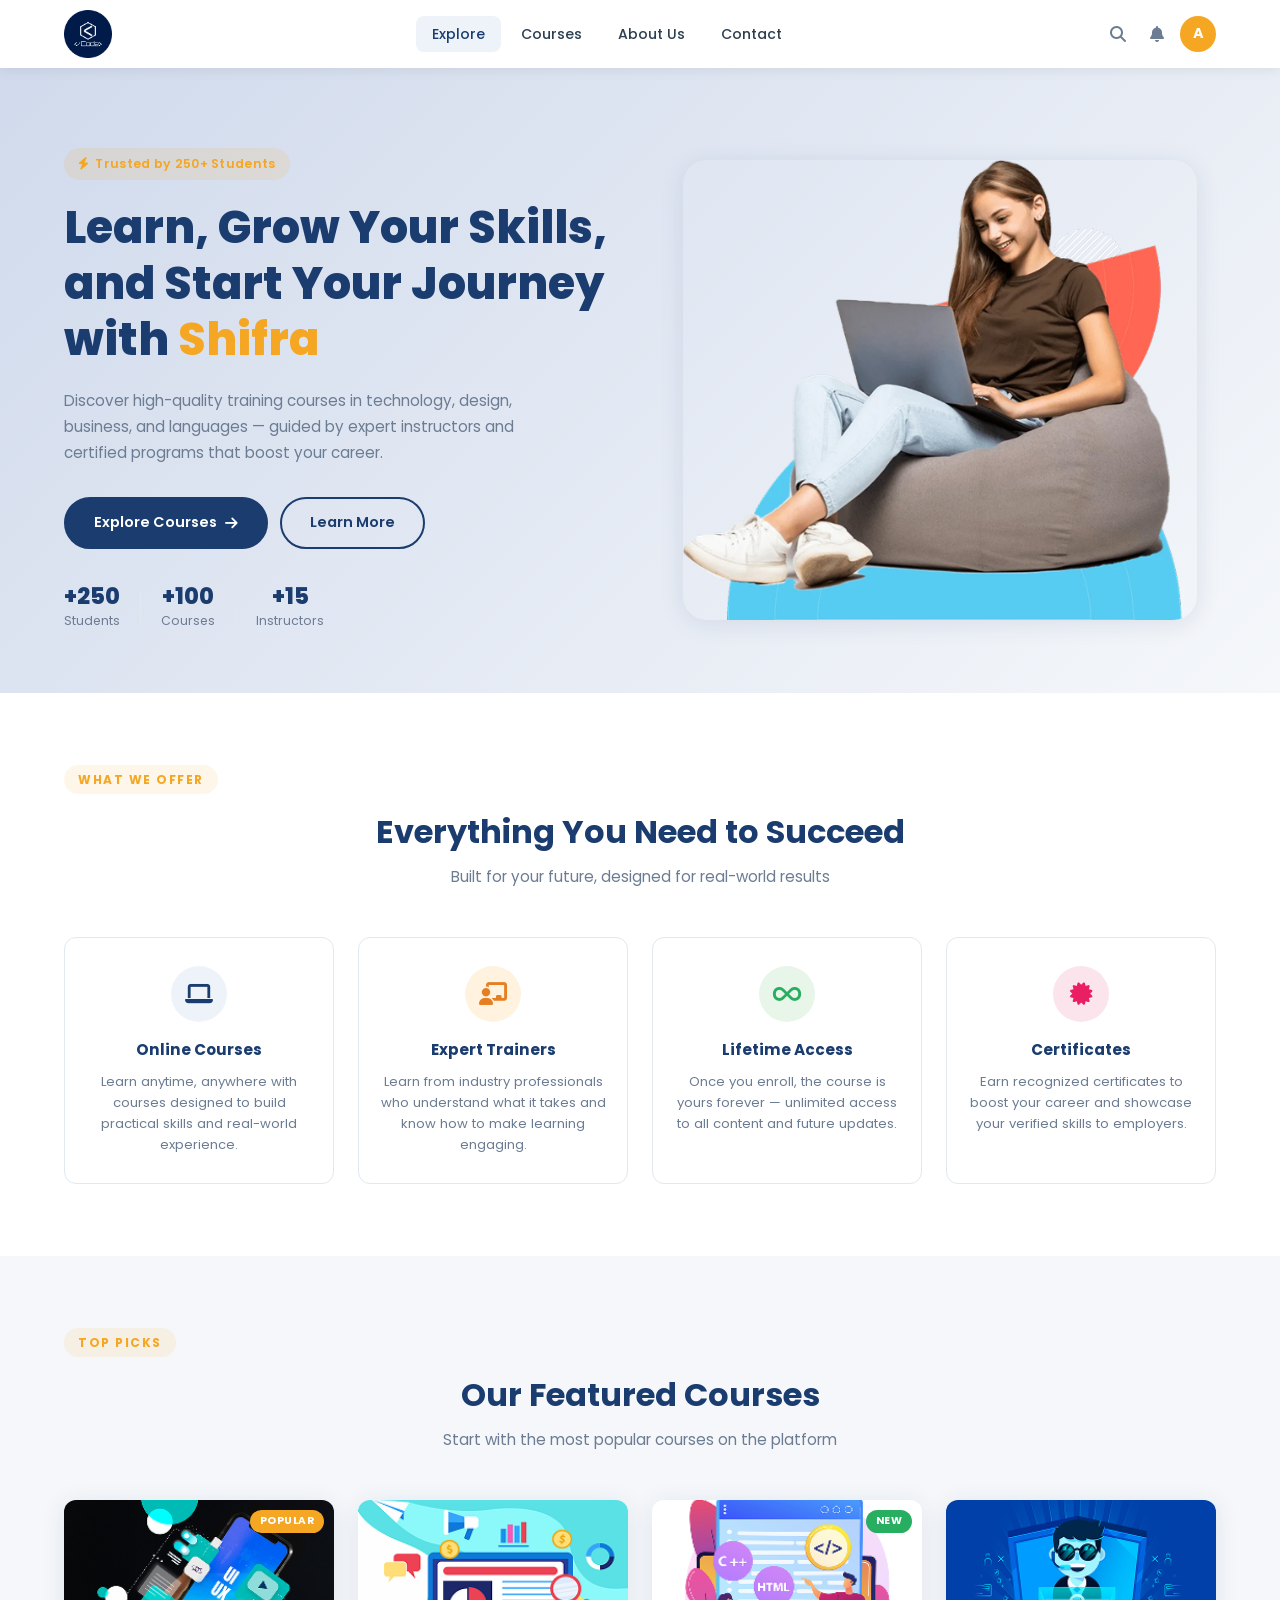
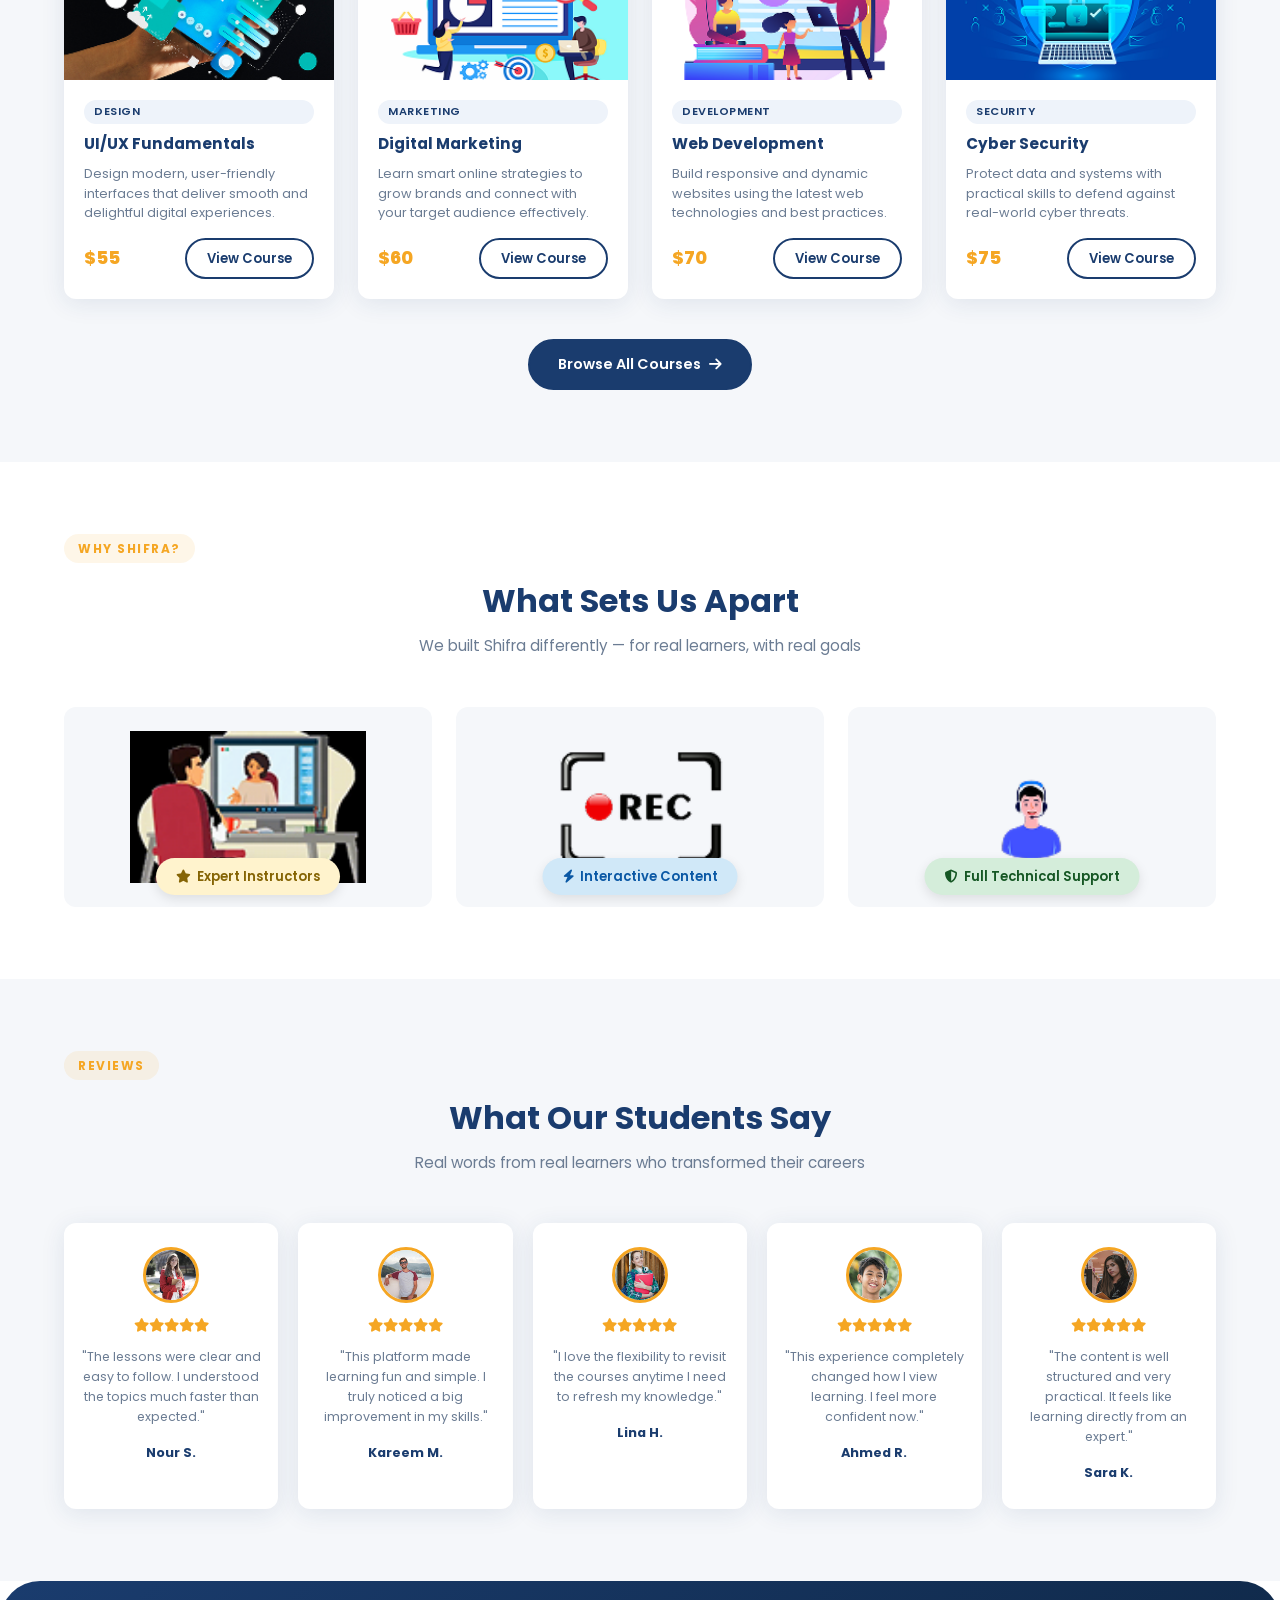
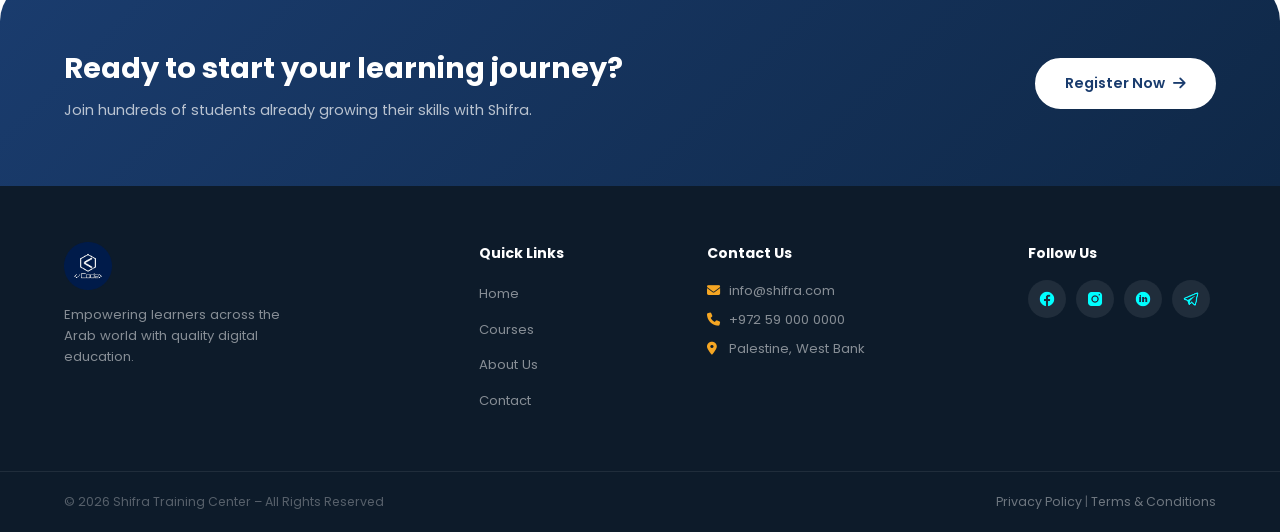
<file: index.html>
<!DOCTYPE html>
<html lang="en" dir="ltr">
<head>
  <meta charset="UTF-8" />
  <meta name="viewport" content="width=device-width, initial-scale=1.0" />
  <title>Shifra – Learn, Grow Your Skills</title>
  <link rel="stylesheet" href="style.css" />
  <link href="https://fonts.googleapis.com/css2?family=Poppins:wght@300;400;500;600;700;800&display=swap" rel="stylesheet"/>
  <link rel="stylesheet" href="https://cdnjs.cloudflare.com/ajax/libs/font-awesome/6.5.0/css/all.min.css"/>
</head>
<body>

  <!-- NAVBAR -->
  <nav class="navbar" id="navbar">
    <div class="container nav-inner">
      <a href="index.html" class="logo">
        <img src="images/logo.png" alt="Shifra Logo" class="logo-icon"/>
      </a>
      <ul class="nav-links" id="navLinks">
        <li><a href="index.html" class="nav-link active">Explore</a></li>
        <li><a href="courses.html" class="nav-link">Courses</a></li>
        <li><a href="about.html" class="nav-link">About Us</a></li>
        <li><a href="contact.html" class="nav-link">Contact</a></li>
      </ul>
      <div class="nav-actions">
        <button class="icon-btn" aria-label="Search"><i class="fa-solid fa-magnifying-glass"></i></button>
        <button class="icon-btn" aria-label="Notifications"><i class="fa-solid fa-bell"></i></button>
        <div class="avatar-btn" title="Profile">A</div>
      </div>
      <button class="hamburger" id="hamburger" aria-label="Toggle menu">
        <span></span><span></span><span></span>
      </button>
    </div>
  </nav>

  <!-- HERO SECTION -->
  <section class="hero">
    <div class="container hero-inner">
      <div class="hero-content">
        <span class="hero-badge"><i class="fa-solid fa-bolt"></i> Trusted by 250+ Students</span>
        <h1 class="hero-title">
          Learn, Grow Your Skills,
          and Start Your Journey
          with <span class="brand-f">Shifra</span>
        </h1>
        <p class="hero-desc">
          Discover high-quality training courses in technology, design,
          business, and languages — guided by expert instructors and
          certified programs that boost your career.
        </p>
        <div class="hero-btns">
          <a href="courses.html" class="btn btn-primary">Explore Courses <i class="fa-solid fa-arrow-right"></i></a>
          <a href="about.html" class="btn btn-ghost">Learn More</a>
        </div>
        <div class="hero-stats">
          <div class="hero-stat"><strong>+250</strong><span>Students</span></div>
          <div class="hero-stat-divider"></div>
          <div class="hero-stat"><strong>+100</strong><span>Courses</span></div>
          <div class="hero-stat-divider"></div>
          <div class="hero-stat"><strong>+15</strong><span>Instructors</span></div>
        </div>
      </div>
      <div class="hero-image">
        <img src="images/hero-student.png" alt="Student learning at Shifra" />
      </div>
    </div>
  </section>

  <!-- WHAT WE OFFER -->
  <section class="section offers">
    <div class="container">
      <span class="section-badge">What We Offer</span>
      <h2 class="section-title">Everything You Need to Succeed</h2>
      <p class="section-subtitle">Built for your future, designed for real-world results</p>
      <div class="offers-grid">
        <div class="offer-card">
          <div class="offer-icon online"><i class="fa-solid fa-laptop"></i></div>
          <h3>Online Courses</h3>
          <p>Learn anytime, anywhere with courses designed to build practical skills and real-world experience.</p>
        </div>
        <div class="offer-card">
          <div class="offer-icon trainer"><i class="fa-solid fa-chalkboard-user"></i></div>
          <h3>Expert Trainers</h3>
          <p>Learn from industry professionals who understand what it takes and know how to make learning engaging.</p>
        </div>
        <div class="offer-card">
          <div class="offer-icon lifetime"><i class="fa-solid fa-infinity"></i></div>
          <h3>Lifetime Access</h3>
          <p>Once you enroll, the course is yours forever — unlimited access to all content and future updates.</p>
        </div>
        <div class="offer-card">
          <div class="offer-icon cert"><i class="fa-solid fa-certificate"></i></div>
          <h3>Certificates</h3>
          <p>Earn recognized certificates to boost your career and showcase your verified skills to employers.</p>
        </div>
      </div>
    </div>
  </section>

  <!-- FEATURED COURSES -->
  <section class="section featured-courses">
    <div class="container">
      <span class="section-badge">Top Picks</span>
      <h2 class="section-title">Our Featured Courses</h2>
      <p class="section-subtitle">Start with the most popular courses on the platform</p>
      <div class="courses-grid">
        <div class="course-card">
          <div class="course-thumb">
            <img src="images/ux-design.png" alt="UI/UX Design Course" />
            <span class="course-badge">Popular</span>
          </div>
          <div class="course-info">
            <span class="course-tag">Design</span>
            <h3>UI/UX Fundamentals</h3>
            <p>Design modern, user-friendly interfaces that deliver smooth and delightful digital experiences.</p>
            <div class="course-footer">
              <span class="course-price">$55</span>
              <a href="course-detail.html" class="btn btn-outline-sm">View Course</a>
            </div>
          </div>
        </div>
        <div class="course-card">
          <div class="course-thumb">
            <img src="images/feature4.png" alt="Digital Marketing Course" />
          </div>
          <div class="course-info">
            <span class="course-tag">Marketing</span>
            <h3>Digital Marketing</h3>
            <p>Learn smart online strategies to grow brands and connect with your target audience effectively.</p>
            <div class="course-footer">
              <span class="course-price">$60</span>
              <a href="courses.html" class="btn btn-outline-sm">View Course</a>
            </div>
          </div>
        </div>
        <div class="course-card">
          <div class="course-thumb">
            <img src="images/course-banner.png" alt="Web Development Course" />
            <span class="course-badge new">New</span>
          </div>
          <div class="course-info">
            <span class="course-tag">Development</span>
            <h3>Web Development</h3>
            <p>Build responsive and dynamic websites using the latest web technologies and best practices.</p>
            <div class="course-footer">
              <span class="course-price">$70</span>
              <a href="courses.html" class="btn btn-outline-sm">View Course</a>
            </div>
          </div>
        </div>
        <div class="course-card">
          <div class="course-thumb">
            <img src="images/feature3.png" alt="Cyber Security Course" />
          </div>
          <div class="course-info">
            <span class="course-tag">Security</span>
            <h3>Cyber Security</h3>
            <p>Protect data and systems with practical skills to defend against real-world cyber threats.</p>
            <div class="course-footer">
              <span class="course-price">$75</span>
              <a href="courses.html" class="btn btn-outline-sm">View Course</a>
            </div>
          </div>
        </div>
      </div>
      <div class="section-cta">
        <a href="courses.html" class="btn btn-primary">Browse All Courses <i class="fa-solid fa-arrow-right"></i></a>
      </div>
    </div>
  </section>

  <!-- WHY CHOOSE SHIFRA -->
  <section class="section why-shifra">
    <div class="container">
      <span class="section-badge">Why Shifra?</span>
      <h2 class="section-title">What Sets Us Apart</h2>
      <p class="section-subtitle">We built Shifra differently — for real learners, with real goals</p>
      <div class="why-grid">
        <div class="why-card">
          <img src="images/hero-illustration.png" alt="Expert Instructors" class="why-img"/>
          <div class="why-badge yellow"><i class="fa-solid fa-star"></i> Expert Instructors</div>
        </div>
        <div class="why-card">
          <img src="images/recording.png" alt="Interactive Content" class="why-img"/>
          <div class="why-badge blue"><i class="fa-solid fa-bolt"></i> Interactive Content</div>
        </div>
        <div class="why-card">
          <img src="images/customer-service.png" alt="Full Support" class="why-img"/>
          <div class="why-badge green"><i class="fa-solid fa-shield-halved"></i> Full Technical Support</div>
        </div>
      </div>
    </div>
  </section>

  <!-- TESTIMONIALS -->
  <section class="section testimonials">
    <div class="container">
      <span class="section-badge">Reviews</span>
      <h2 class="section-title">What Our Students Say</h2>
      <p class="section-subtitle">Real words from real learners who transformed their careers</p>
      <div class="testimonials-grid">
        <div class="testimonial-card">
          <img src="images/student2.png" alt="Student review" class="testimonial-avatar"/>
          <div class="stars"><i class="fa-solid fa-star"></i><i class="fa-solid fa-star"></i><i class="fa-solid fa-star"></i><i class="fa-solid fa-star"></i><i class="fa-solid fa-star"></i></div>
          <p>"The lessons were clear and easy to follow. I understood the topics much faster than expected."</p>
          <strong class="reviewer-name">Nour S.</strong>
        </div>
        <div class="testimonial-card">
          <img src="images/team1.png" alt="Student review" class="testimonial-avatar"/>
          <div class="stars"><i class="fa-solid fa-star"></i><i class="fa-solid fa-star"></i><i class="fa-solid fa-star"></i><i class="fa-solid fa-star"></i><i class="fa-solid fa-star"></i></div>
          <p>"This platform made learning fun and simple. I truly noticed a big improvement in my skills."</p>
          <strong class="reviewer-name">Kareem M.</strong>
        </div>
        <div class="testimonial-card">
          <img src="images/student1.png" alt="Student review" class="testimonial-avatar"/>
          <div class="stars"><i class="fa-solid fa-star"></i><i class="fa-solid fa-star"></i><i class="fa-solid fa-star"></i><i class="fa-solid fa-star"></i><i class="fa-solid fa-star"></i></div>
          <p>"I love the flexibility to revisit the courses anytime I need to refresh my knowledge."</p>
          <strong class="reviewer-name">Lina H.</strong>
        </div>
        <div class="testimonial-card">
          <img src="images/team3.png" alt="Student review" class="testimonial-avatar"/>
          <div class="stars"><i class="fa-solid fa-star"></i><i class="fa-solid fa-star"></i><i class="fa-solid fa-star"></i><i class="fa-solid fa-star"></i><i class="fa-solid fa-star"></i></div>
          <p>"This experience completely changed how I view learning. I feel more confident now."</p>
          <strong class="reviewer-name">Ahmed R.</strong>
        </div>
        <div class="testimonial-card">
          <img src="images/student4.png" alt="Student review" class="testimonial-avatar"/>
          <div class="stars"><i class="fa-solid fa-star"></i><i class="fa-solid fa-star"></i><i class="fa-solid fa-star"></i><i class="fa-solid fa-star"></i><i class="fa-solid fa-star"></i></div>
          <p>"The content is well structured and very practical. It feels like learning directly from an expert."</p>
          <strong class="reviewer-name">Sara K.</strong>
        </div>
      </div>
    </div>
  </section>

  <!-- CTA BANNER -->
  <section class="cta-banner">
    <div class="container cta-inner">
      <div class="cta-text">
        <h2>Ready to start your learning journey?</h2>
        <p>Join hundreds of students already growing their skills with Shifra.</p>
      </div>
      <a href="courses.html" class="btn btn-white">Register Now <i class="fa-solid fa-arrow-right"></i></a>
    </div>
  </section>

  <!-- FOOTER -->
  <footer class="footer">
    <div class="container footer-inner">
      <div class="footer-brand">
        <img src="images/logo.png" alt="Shifra Logo" class="footer-logo"/>
        <p>Empowering learners across the Arab world with quality digital education.</p>
      </div>
      <div class="footer-links">
        <h4>Quick Links</h4>
        <ul>
          <li><a href="index.html">Home</a></li>
          <li><a href="courses.html">Courses</a></li>
          <li><a href="about.html">About Us</a></li>
          <li><a href="contact.html">Contact</a></li>
        </ul>
      </div>
      <div class="footer-contact">
        <h4>Contact Us</h4>
        <p><i class="fa-solid fa-envelope"></i> info@shifra.com</p>
        <p><i class="fa-solid fa-phone"></i> +972 59 000 0000</p>
        <p><i class="fa-solid fa-location-dot"></i> Palestine, West Bank</p>
      </div>
      <div class="footer-social-col">
        <h4>Follow Us</h4>
        <div class="social-links">
          <a href="#" aria-label="Facebook"><img src="images/facebook.png" alt="Facebook"/></a>
          <a href="#" aria-label="Instagram"><img src="images/instagram.png" alt="Instagram"/></a>
          <a href="#" aria-label="LinkedIn"><img src="images/linkedin.png" alt="LinkedIn"/></a>
          <a href="#" aria-label="Telegram"><img src="images/telegram.png" alt="Telegram"/></a>
        </div>
      </div>
    </div>
    <div class="footer-bottom">
      <div class="container footer-bottom-inner">
        <p>&copy; 2026 Shifra Training Center – All Rights Reserved</p>
        <p><a href="#">Privacy Policy</a> | <a href="#">Terms &amp; Conditions</a></p>
      </div>
    </div>
  </footer>

  <script src="main.js"></script>
</body>
</html>
</file>
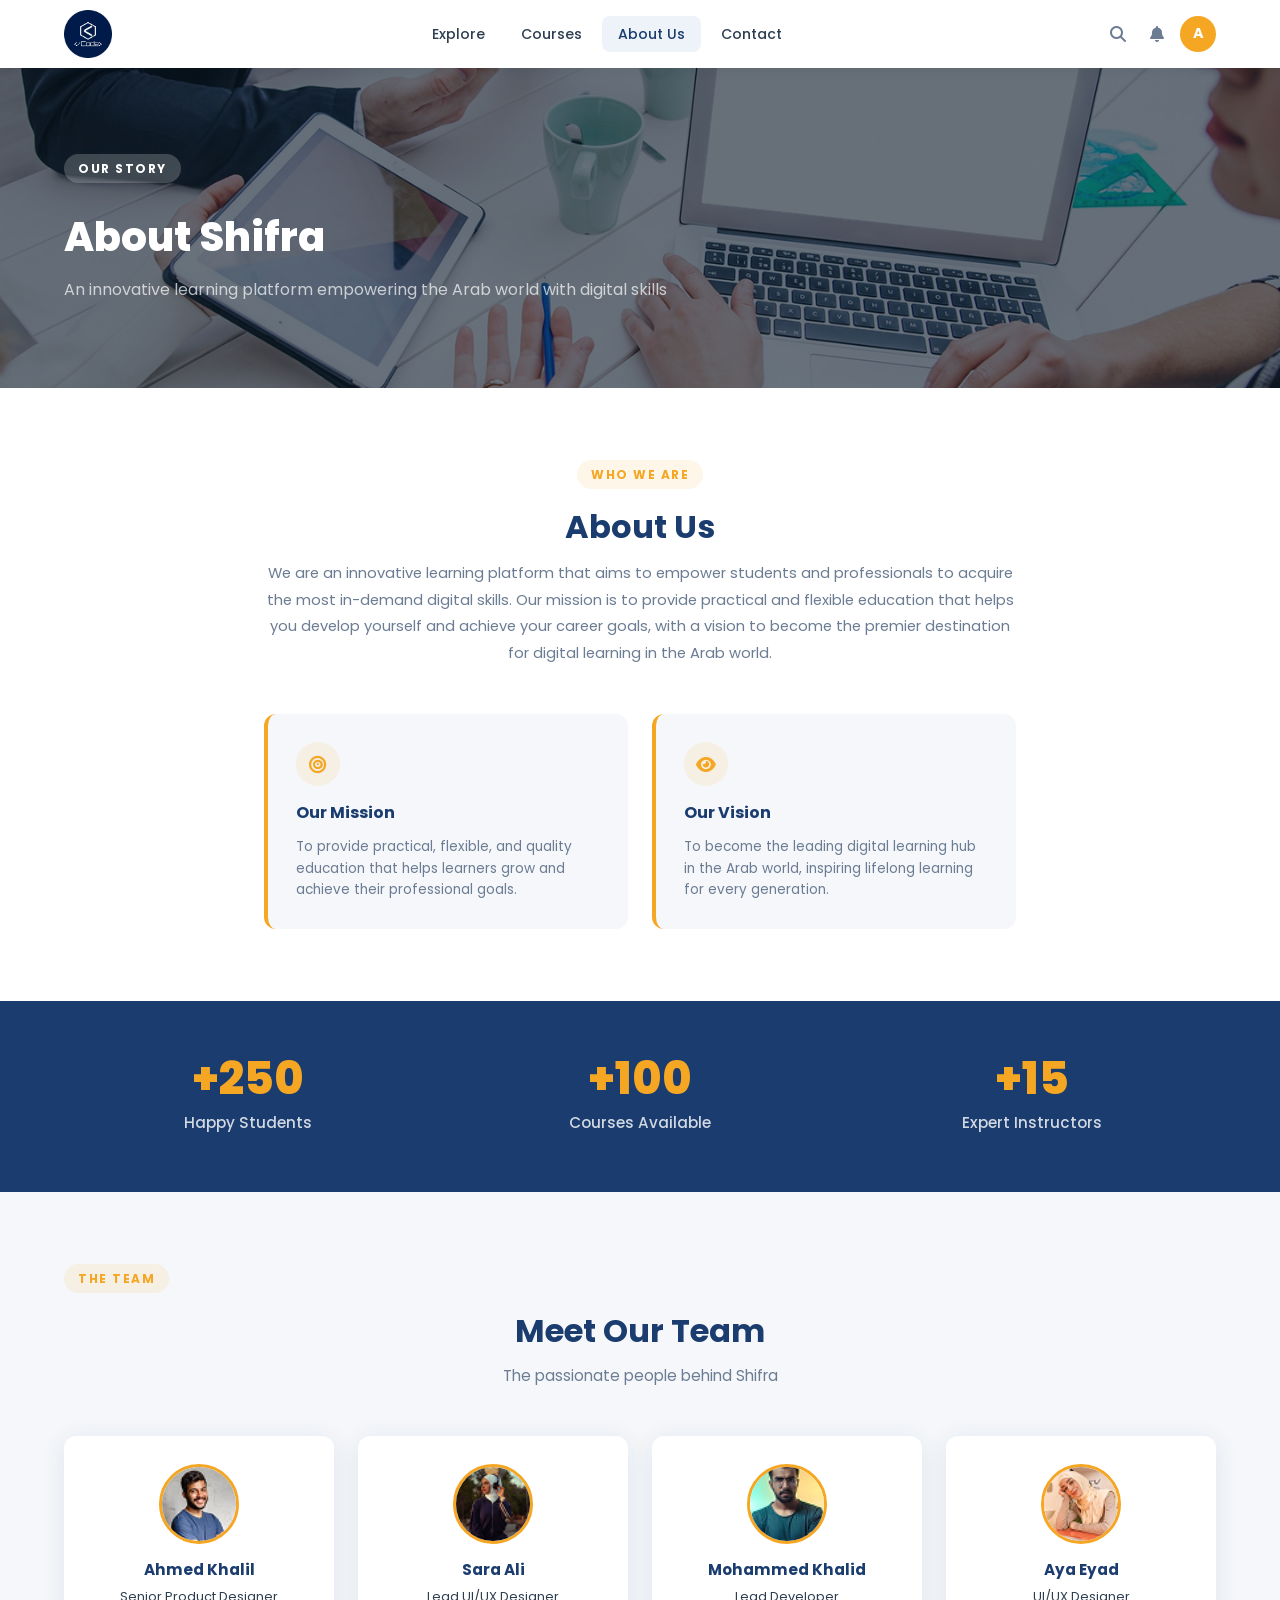
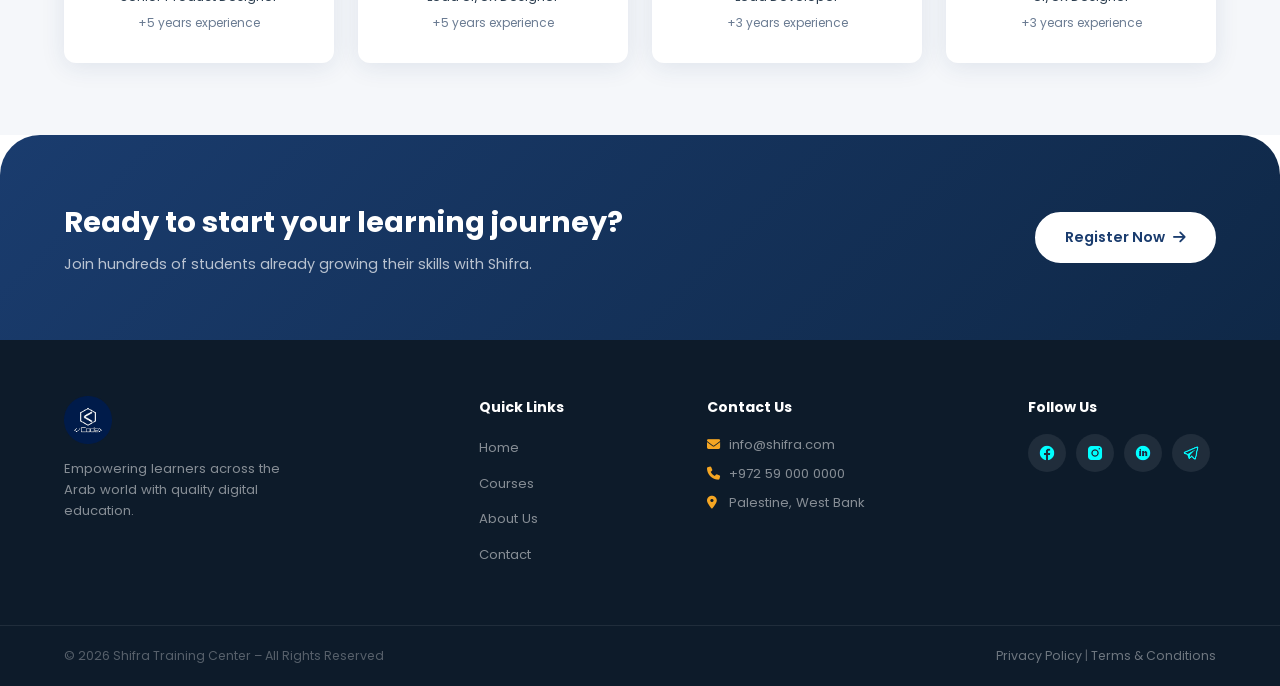
<file: about.html>
<!DOCTYPE html>
<html lang="en" dir="ltr">
<head>
  <meta charset="UTF-8" />
  <meta name="viewport" content="width=device-width, initial-scale=1.0" />
  <title>About Us – Shifra</title>
  <link rel="stylesheet" href="style.css" />
  <link href="https://fonts.googleapis.com/css2?family=Poppins:wght@300;400;500;600;700;800&display=swap" rel="stylesheet"/>
  <link rel="stylesheet" href="https://cdnjs.cloudflare.com/ajax/libs/font-awesome/6.5.0/css/all.min.css"/>
</head>
<body>

  <!-- NAVBAR -->
  <nav class="navbar" id="navbar">
    <div class="container nav-inner">
      <a href="index.html" class="logo">
        <img src="images/logo.png" alt="Shifra Logo" class="logo-icon"/>
      </a>
      <ul class="nav-links" id="navLinks">
        <li><a href="index.html" class="nav-link">Explore</a></li>
        <li><a href="courses.html" class="nav-link">Courses</a></li>
        <li><a href="about.html" class="nav-link active">About Us</a></li>
        <li><a href="contact.html" class="nav-link">Contact</a></li>
      </ul>
      <div class="nav-actions">
        <button class="icon-btn" aria-label="Search"><i class="fa-solid fa-magnifying-glass"></i></button>
        <button class="icon-btn" aria-label="Notifications"><i class="fa-solid fa-bell"></i></button>
        <div class="avatar-btn" title="Profile">A</div>
      </div>
      <button class="hamburger" id="hamburger" aria-label="Toggle menu">
        <span></span><span></span><span></span>
      </button>
    </div>
  </nav>

  <!-- ABOUT HERO -->
  <section class="about-hero">
    <div class="about-hero-overlay"></div>
    <img src="images/feature1.png" alt="About Shifra" class="about-hero-img"/>
    <div class="about-hero-content">
      <span class="section-badge light">Our Story</span>
      <h1>About Shifra</h1>
      <p>An innovative learning platform empowering the Arab world with digital skills</p>
    </div>
  </section>

  <!-- ABOUT CONTENT -->
  <section class="section about-content">
    <div class="container about-content-inner">
      <span class="section-badge">Who We Are</span>
      <h2 class="section-title">About Us</h2>
      <p class="about-desc">We are an innovative learning platform that aims to empower students and professionals to acquire the most in-demand digital skills. Our mission is to provide practical and flexible education that helps you develop yourself and achieve your career goals, with a vision to become the premier destination for digital learning in the Arab world.</p>

      <div class="mission-vision">
        <div class="mv-card">
          <div class="mv-icon"><i class="fa-solid fa-bullseye"></i></div>
          <h3>Our Mission</h3>
          <p>To provide practical, flexible, and quality education that helps learners grow and achieve their professional goals.</p>
        </div>
        <div class="mv-card">
          <div class="mv-icon"><i class="fa-solid fa-eye"></i></div>
          <h3>Our Vision</h3>
          <p>To become the leading digital learning hub in the Arab world, inspiring lifelong learning for every generation.</p>
        </div>
      </div>
    </div>
  </section>

  <!-- STATS -->
  <section class="stats-section">
    <div class="container stats-grid">
      <div class="stat-item">
        <span class="stat-number">+250</span>
        <span class="stat-label">Happy Students</span>
      </div>
      <div class="stat-item">
        <span class="stat-number">+100</span>
        <span class="stat-label">Courses Available</span>
      </div>
      <div class="stat-item">
        <span class="stat-number">+15</span>
        <span class="stat-label">Expert Instructors</span>
      </div>
    </div>
  </section>

  <!-- TEAM -->
  <section class="section team-section">
    <div class="container">
      <span class="section-badge">The Team</span>
      <h2 class="section-title">Meet Our Team</h2>
      <p class="section-subtitle">The passionate people behind Shifra</p>
      <div class="team-grid">
        <div class="team-card">
          <img src="images/team2.png" alt="Ahmed Khalil" class="team-avatar"/>
          <strong>Ahmed Khalil</strong>
          <span class="team-role">Senior Product Designer</span>
          <span class="team-exp">+5 years experience</span>
        </div>
        <div class="team-card">
          <img src="images/team4.png" alt="Sara Ali" class="team-avatar"/>
          <strong>Sara Ali</strong>
          <span class="team-role">Lead UI/UX Designer</span>
          <span class="team-exp">+5 years experience</span>
        </div>
        <div class="team-card">
          <img src="images/instructor.png" alt="Mohammed Khalid" class="team-avatar"/>
          <strong>Mohammed Khalid</strong>
          <span class="team-role">Lead Developer</span>
          <span class="team-exp">+3 years experience</span>
        </div>
        <div class="team-card">
          <img src="images/student3.png" alt="Aya Eyad" class="team-avatar"/>
          <strong>Aya Eyad</strong>
          <span class="team-role">UI/UX Designer</span>
          <span class="team-exp">+3 years experience</span>
        </div>
      </div>
    </div>
  </section>

  <!-- CTA BANNER -->
  <section class="cta-banner">
    <div class="container cta-inner">
      <div class="cta-text">
        <h2>Ready to start your learning journey?</h2>
        <p>Join hundreds of students already growing their skills with Shifra.</p>
      </div>
      <a href="courses.html" class="btn btn-white">Register Now <i class="fa-solid fa-arrow-right"></i></a>
    </div>
  </section>

  <!-- FOOTER -->
  <footer class="footer">
    <div class="container footer-inner">
      <div class="footer-brand">
        <img src="images/logo.png" alt="Shifra Logo" class="footer-logo"/>
        <p>Empowering learners across the Arab world with quality digital education.</p>
      </div>
      <div class="footer-links">
        <h4>Quick Links</h4>
        <ul>
          <li><a href="index.html">Home</a></li>
          <li><a href="courses.html">Courses</a></li>
          <li><a href="about.html">About Us</a></li>
          <li><a href="contact.html">Contact</a></li>
        </ul>
      </div>
      <div class="footer-contact">
        <h4>Contact Us</h4>
        <p><i class="fa-solid fa-envelope"></i> info@shifra.com</p>
        <p><i class="fa-solid fa-phone"></i> +972 59 000 0000</p>
        <p><i class="fa-solid fa-location-dot"></i> Palestine, West Bank</p>
      </div>
      <div class="footer-social-col">
        <h4>Follow Us</h4>
        <div class="social-links">
          <a href="#" aria-label="Facebook"><img src="images/facebook.png" alt="Facebook"/></a>
          <a href="#" aria-label="Instagram"><img src="images/instagram.png" alt="Instagram"/></a>
          <a href="#" aria-label="LinkedIn"><img src="images/linkedin.png" alt="LinkedIn"/></a>
          <a href="#" aria-label="Telegram"><img src="images/telegram.png" alt="Telegram"/></a>
        </div>
      </div>
    </div>
    <div class="footer-bottom">
      <div class="container footer-bottom-inner">
        <p>&copy; 2026 Shifra Training Center – All Rights Reserved</p>
        <p><a href="#">Privacy Policy</a> | <a href="#">Terms &amp; Conditions</a></p>
      </div>
    </div>
  </footer>

  <script src="main.js"></script>
</body>
</html>
</file>
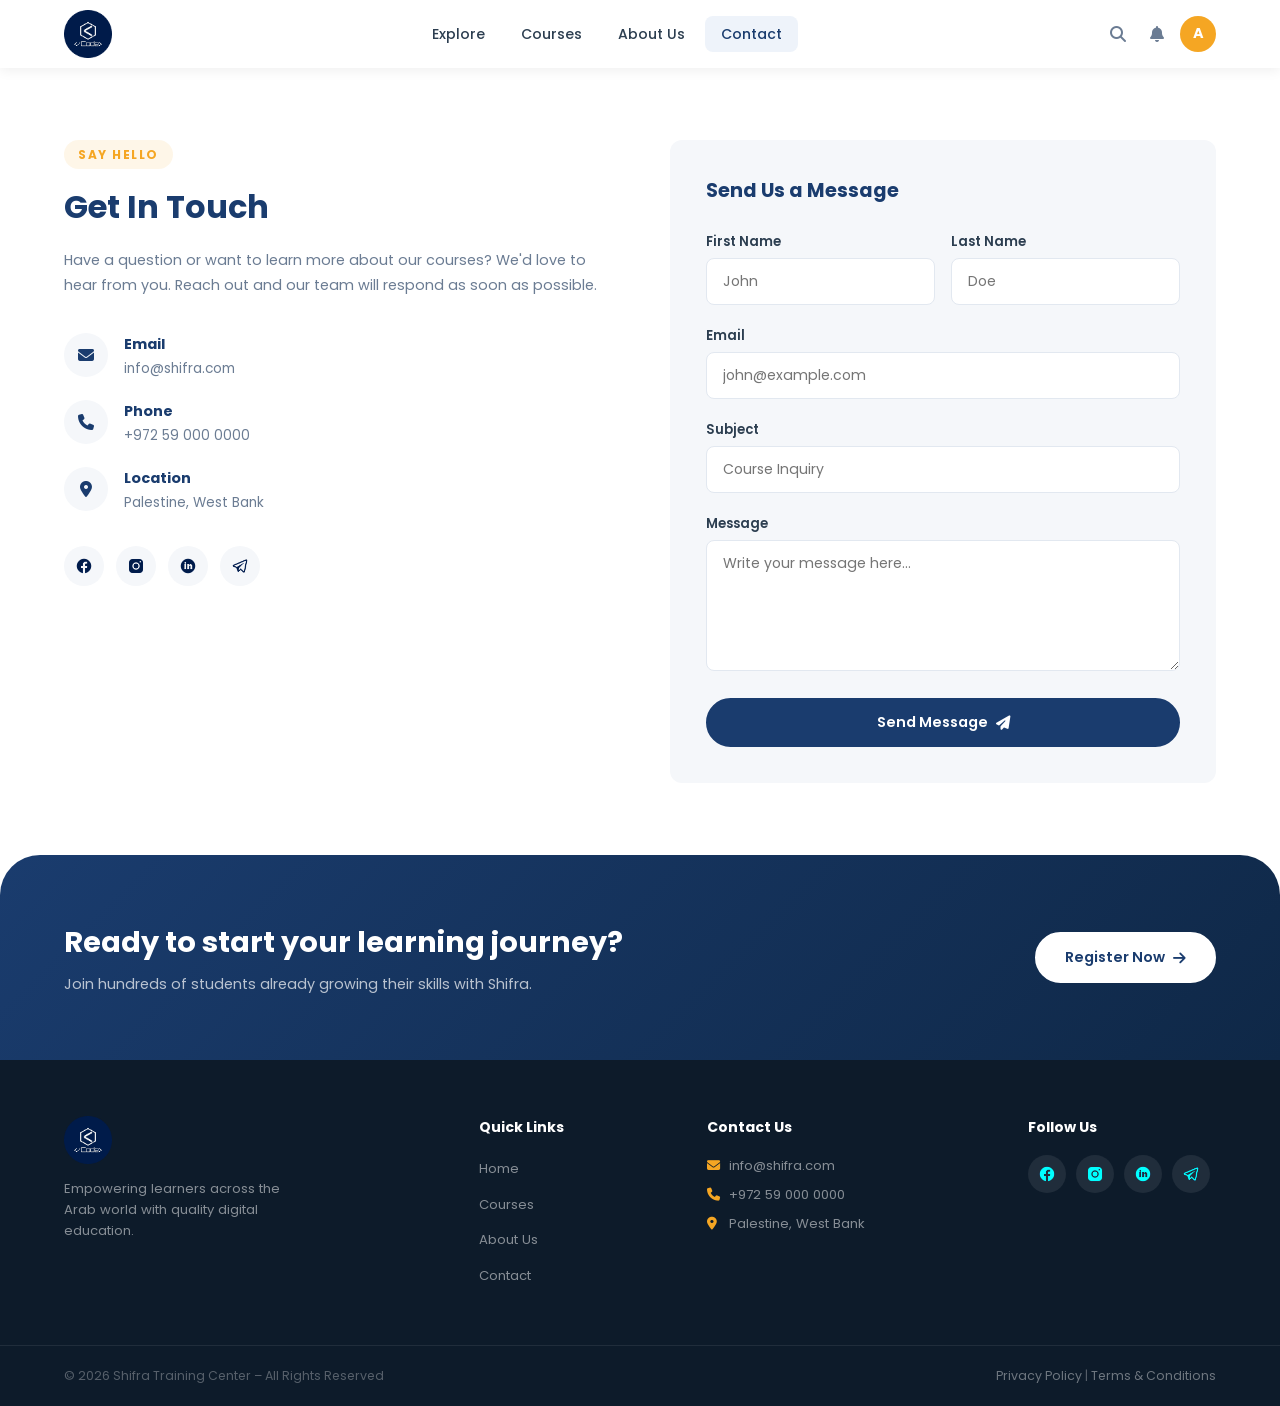
<file: contact.html>
<!DOCTYPE html>
<html lang="en" dir="ltr">
<head>
  <meta charset="UTF-8" />
  <meta name="viewport" content="width=device-width, initial-scale=1.0" />
  <title>Contact Us – Shifra</title>
  <link rel="stylesheet" href="style.css" />
  <link href="https://fonts.googleapis.com/css2?family=Poppins:wght@300;400;500;600;700;800&display=swap" rel="stylesheet"/>
  <link rel="stylesheet" href="https://cdnjs.cloudflare.com/ajax/libs/font-awesome/6.5.0/css/all.min.css"/>
</head>
<body>

  <!-- NAVBAR -->
  <nav class="navbar" id="navbar">
    <div class="container nav-inner">
      <a href="index.html" class="logo">
        <img src="images/logo.png" alt="Shifra Logo" class="logo-icon"/>
      </a>
      <ul class="nav-links" id="navLinks">
        <li><a href="index.html" class="nav-link">Explore</a></li>
        <li><a href="courses.html" class="nav-link">Courses</a></li>
        <li><a href="about.html" class="nav-link">About Us</a></li>
        <li><a href="contact.html" class="nav-link active">Contact</a></li>
      </ul>
      <div class="nav-actions">
        <button class="icon-btn" aria-label="Search"><i class="fa-solid fa-magnifying-glass"></i></button>
        <button class="icon-btn" aria-label="Notifications"><i class="fa-solid fa-bell"></i></button>
        <div class="avatar-btn" title="Profile">A</div>
      </div>
      <button class="hamburger" id="hamburger" aria-label="Toggle menu">
        <span></span><span></span><span></span>
      </button>
    </div>
  </nav>

  <!-- CONTACT SECTION -->
  <section class="section contact-section">
    <div class="container contact-inner">
      <div class="contact-info">
        <span class="section-badge">Say Hello</span>
        <h2 class="section-title" style="text-align:left; margin-bottom:16px;">Get In Touch</h2>
        <p>Have a question or want to learn more about our courses? We'd love to hear from you. Reach out and our team will respond as soon as possible.</p>
        <div class="contact-details">
          <div class="contact-item">
            <div class="contact-icon"><i class="fa-solid fa-envelope"></i></div>
            <div>
              <strong>Email</strong>
              <p>info@shifra.com</p>
            </div>
          </div>
          <div class="contact-item">
            <div class="contact-icon"><i class="fa-solid fa-phone"></i></div>
            <div>
              <strong>Phone</strong>
              <p>+972 59 000 0000</p>
            </div>
          </div>
          <div class="contact-item">
            <div class="contact-icon"><i class="fa-solid fa-location-dot"></i></div>
            <div>
              <strong>Location</strong>
              <p>Palestine, West Bank</p>
            </div>
          </div>
        </div>
        <div class="contact-socials">
          <a href="#" aria-label="Facebook"><img src="images/facebook.png" alt="Facebook"/></a>
          <a href="#" aria-label="Instagram"><img src="images/instagram.png" alt="Instagram"/></a>
          <a href="#" aria-label="LinkedIn"><img src="images/linkedin.png" alt="LinkedIn"/></a>
          <a href="#" aria-label="Telegram"><img src="images/telegram.png" alt="Telegram"/></a>
        </div>
      </div>
      <div class="contact-form-wrapper">
        <h3>Send Us a Message</h3>
        <form class="contact-form" id="contactForm" novalidate>
          <div class="form-row">
            <div class="form-group">
              <label for="firstName">First Name</label>
              <input type="text" id="firstName" name="firstName" placeholder="John" required/>
            </div>
            <div class="form-group">
              <label for="lastName">Last Name</label>
              <input type="text" id="lastName" name="lastName" placeholder="Doe" required/>
            </div>
          </div>
          <div class="form-group">
            <label for="email">Email</label>
            <input type="email" id="email" name="email" placeholder="john@example.com" required/>
          </div>
          <div class="form-group">
            <label for="subject">Subject</label>
            <input type="text" id="subject" name="subject" placeholder="Course Inquiry" required/>
          </div>
          <div class="form-group">
            <label for="message">Message</label>
            <textarea id="message" name="message" rows="5" placeholder="Write your message here..." required></textarea>
          </div>
          <button type="submit" class="btn btn-primary btn-full">Send Message <i class="fa-solid fa-paper-plane"></i></button>
          <div class="form-success" id="formSuccess" style="display:none;">
            <i class="fa-solid fa-circle-check"></i> Message sent successfully! We'll get back to you soon.
          </div>
        </form>
      </div>
    </div>
  </section>

  <!-- CTA BANNER -->
  <section class="cta-banner">
    <div class="container cta-inner">
      <div class="cta-text">
        <h2>Ready to start your learning journey?</h2>
        <p>Join hundreds of students already growing their skills with Shifra.</p>
      </div>
      <a href="courses.html" class="btn btn-white">Register Now <i class="fa-solid fa-arrow-right"></i></a>
    </div>
  </section>

  <!-- FOOTER -->
  <footer class="footer">
    <div class="container footer-inner">
      <div class="footer-brand">
        <img src="images/logo.png" alt="Shifra Logo" class="footer-logo"/>
        <p>Empowering learners across the Arab world with quality digital education.</p>
      </div>
      <div class="footer-links">
        <h4>Quick Links</h4>
        <ul>
          <li><a href="index.html">Home</a></li>
          <li><a href="courses.html">Courses</a></li>
          <li><a href="about.html">About Us</a></li>
          <li><a href="contact.html">Contact</a></li>
        </ul>
      </div>
      <div class="footer-contact">
        <h4>Contact Us</h4>
        <p><i class="fa-solid fa-envelope"></i> info@shifra.com</p>
        <p><i class="fa-solid fa-phone"></i> +972 59 000 0000</p>
        <p><i class="fa-solid fa-location-dot"></i> Palestine, West Bank</p>
      </div>
      <div class="footer-social-col">
        <h4>Follow Us</h4>
        <div class="social-links">
          <a href="#" aria-label="Facebook"><img src="images/facebook.png" alt="Facebook"/></a>
          <a href="#" aria-label="Instagram"><img src="images/instagram.png" alt="Instagram"/></a>
          <a href="#" aria-label="LinkedIn"><img src="images/linkedin.png" alt="LinkedIn"/></a>
          <a href="#" aria-label="Telegram"><img src="images/telegram.png" alt="Telegram"/></a>
        </div>
      </div>
    </div>
    <div class="footer-bottom">
      <div class="container footer-bottom-inner">
        <p>&copy; 2026 Shifra Training Center – All Rights Reserved</p>
        <p><a href="#">Privacy Policy</a> | <a href="#">Terms &amp; Conditions</a></p>
      </div>
    </div>
  </footer>

  <script src="main.js"></script>
</body>
</html>
</file>
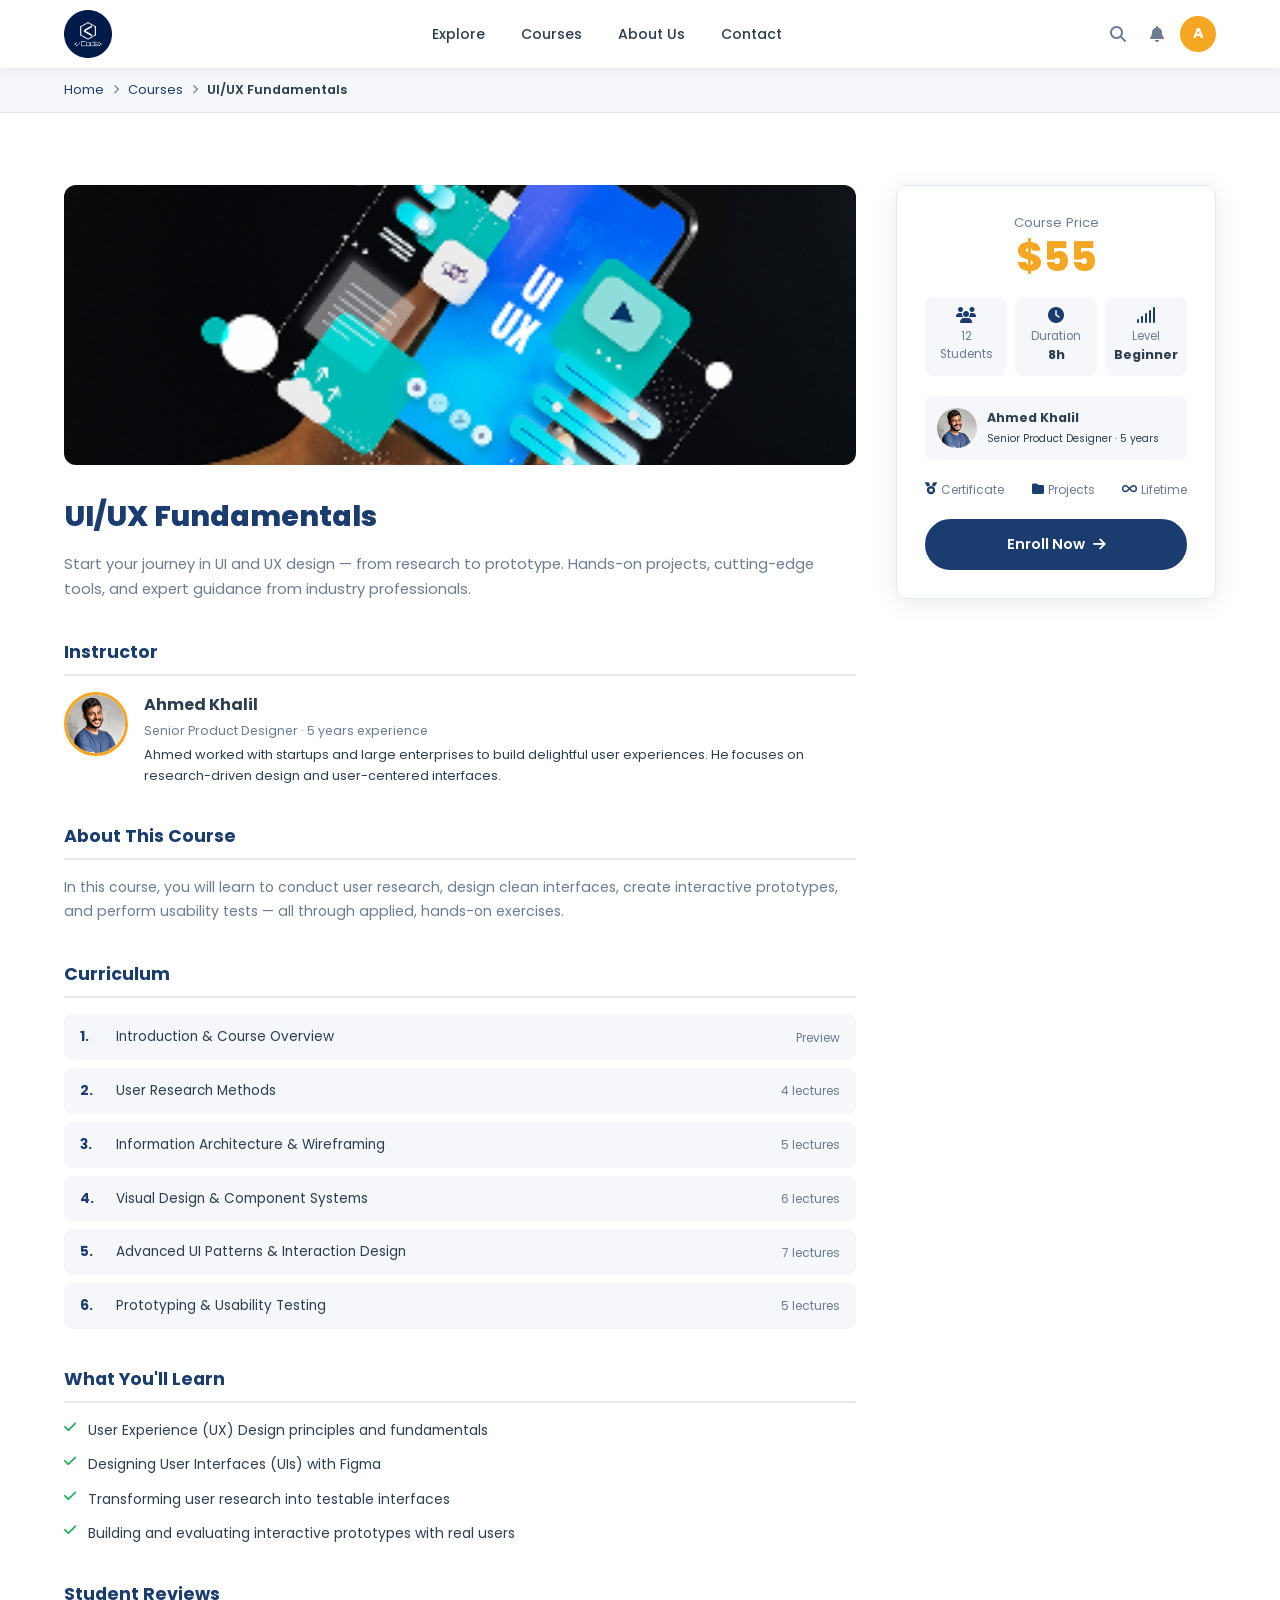
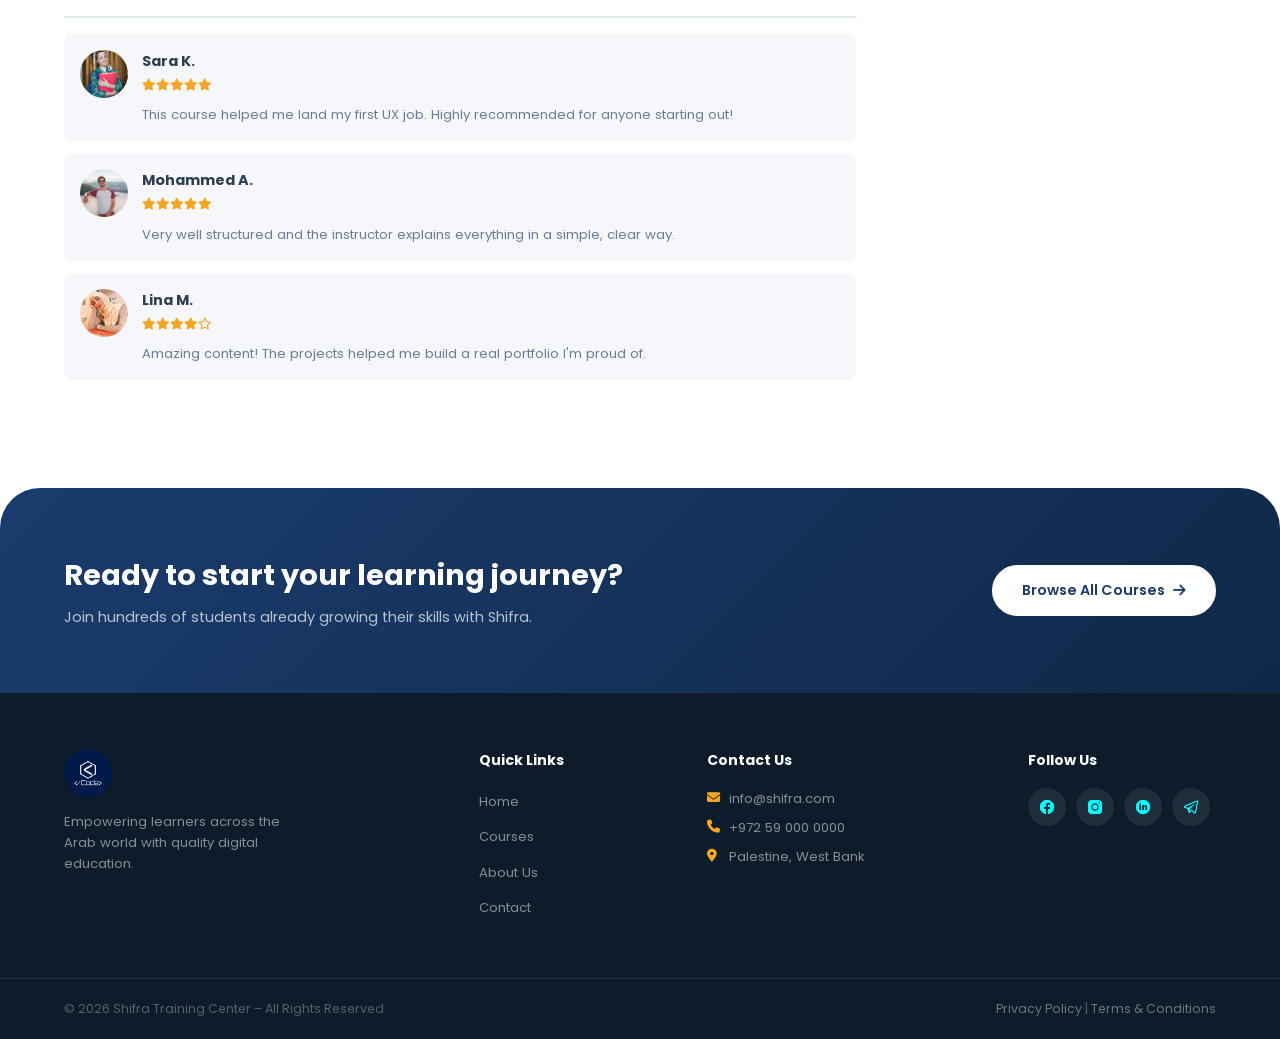
<file: course-detail.html>
<!DOCTYPE html>
<html lang="en" dir="ltr">
<head>
  <meta charset="UTF-8" />
  <meta name="viewport" content="width=device-width, initial-scale=1.0" />
  <title>UI/UX Fundamentals – Shifra</title>
  <link rel="stylesheet" href="style.css" />
  <link href="https://fonts.googleapis.com/css2?family=Poppins:wght@300;400;500;600;700;800&display=swap" rel="stylesheet"/>
  <link rel="stylesheet" href="https://cdnjs.cloudflare.com/ajax/libs/font-awesome/6.5.0/css/all.min.css"/>
</head>
<body>

  <!-- NAVBAR -->
  <nav class="navbar" id="navbar">
    <div class="container nav-inner">
      <a href="index.html" class="logo">
        <img src="images/logo.png" alt="Shifra Logo" class="logo-icon"/>
      </a>
      <ul class="nav-links" id="navLinks">
        <li><a href="index.html" class="nav-link">Explore</a></li>
        <li><a href="courses.html" class="nav-link active">Courses</a></li>
        <li><a href="about.html" class="nav-link">About Us</a></li>
        <li><a href="contact.html" class="nav-link">Contact</a></li>
      </ul>
      <div class="nav-actions">
        <button class="icon-btn" aria-label="Search"><i class="fa-solid fa-magnifying-glass"></i></button>
        <button class="icon-btn" aria-label="Notifications"><i class="fa-solid fa-bell"></i></button>
        <div class="avatar-btn" title="Profile">A</div>
      </div>
      <button class="hamburger" id="hamburger" aria-label="Toggle menu">
        <span></span><span></span><span></span>
      </button>
    </div>
  </nav>

  <!-- BREADCRUMB -->
  <div class="breadcrumb-bar">
    <div class="container">
      <span><a href="index.html">Home</a> <i class="fa-solid fa-chevron-right fa-xs"></i></span>
      <span><a href="courses.html">Courses</a> <i class="fa-solid fa-chevron-right fa-xs"></i></span>
      <span class="bc-current">UI/UX Fundamentals</span>
    </div>
  </div>

  <!-- COURSE DETAIL -->
  <section class="course-detail section">
    <div class="container course-detail-inner">
      <!-- Left Column -->
      <div class="course-detail-left">
        <div class="course-detail-thumb">
          <img src="images/ux-design2.png" alt="UI/UX Course"/>
        </div>

        <h1 class="course-detail-title">UI/UX Fundamentals</h1>
        <p class="course-detail-desc">Start your journey in UI and UX design — from research to prototype. Hands-on projects, cutting-edge tools, and expert guidance from industry professionals.</p>

        <!-- Instructor -->
        <div class="instructor-box">
          <h3>Instructor</h3>
          <div class="instructor-profile">
            <img src="images/team2.png" alt="Ahmed Khalil" class="instructor-avatar"/>
            <div>
              <strong>Ahmed Khalil</strong>
              <p class="instructor-role">Senior Product Designer &middot; 5 years experience</p>
              <p class="instructor-bio">Ahmed worked with startups and large enterprises to build delightful user experiences. He focuses on research-driven design and user-centered interfaces.</p>
            </div>
          </div>
        </div>

        <!-- About course -->
        <div class="about-course">
          <h3>About This Course</h3>
          <p>In this course, you will learn to conduct user research, design clean interfaces, create interactive prototypes, and perform usability tests — all through applied, hands-on exercises.</p>
        </div>

        <!-- Curriculum -->
        <div class="curriculum">
          <h3>Curriculum</h3>
          <ul class="curriculum-list">
            <li>
              <span class="cur-num">1.</span>
              <span>Introduction &amp; Course Overview</span>
              <span class="cur-lessons">Preview</span>
            </li>
            <li>
              <span class="cur-num">2.</span>
              <span>User Research Methods</span>
              <span class="cur-lessons">4 lectures</span>
            </li>
            <li>
              <span class="cur-num">3.</span>
              <span>Information Architecture &amp; Wireframing</span>
              <span class="cur-lessons">5 lectures</span>
            </li>
            <li>
              <span class="cur-num">4.</span>
              <span>Visual Design &amp; Component Systems</span>
              <span class="cur-lessons">6 lectures</span>
            </li>
            <li>
              <span class="cur-num">5.</span>
              <span>Advanced UI Patterns &amp; Interaction Design</span>
              <span class="cur-lessons">7 lectures</span>
            </li>
            <li>
              <span class="cur-num">6.</span>
              <span>Prototyping &amp; Usability Testing</span>
              <span class="cur-lessons">5 lectures</span>
            </li>
          </ul>
        </div>

        <!-- What you'll learn -->
        <div class="what-learn">
          <h3>What You'll Learn</h3>
          <ul>
            <li><i class="fa-solid fa-check"></i> User Experience (UX) Design principles and fundamentals</li>
            <li><i class="fa-solid fa-check"></i> Designing User Interfaces (UIs) with Figma</li>
            <li><i class="fa-solid fa-check"></i> Transforming user research into testable interfaces</li>
            <li><i class="fa-solid fa-check"></i> Building and evaluating interactive prototypes with real users</li>
          </ul>
        </div>

        <!-- Reviews -->
        <div class="reviews-section">
          <h3>Student Reviews</h3>
          <div class="review-item">
            <img src="images/student1.png" alt="Sara K." class="review-avatar"/>
            <div>
              <strong>Sara K.</strong>
              <div class="stars small"><i class="fa-solid fa-star"></i><i class="fa-solid fa-star"></i><i class="fa-solid fa-star"></i><i class="fa-solid fa-star"></i><i class="fa-solid fa-star"></i></div>
              <p>This course helped me land my first UX job. Highly recommended for anyone starting out!</p>
            </div>
          </div>
          <div class="review-item">
            <img src="images/team1.png" alt="Mohammed A." class="review-avatar"/>
            <div>
              <strong>Mohammed A.</strong>
              <div class="stars small"><i class="fa-solid fa-star"></i><i class="fa-solid fa-star"></i><i class="fa-solid fa-star"></i><i class="fa-solid fa-star"></i><i class="fa-solid fa-star"></i></div>
              <p>Very well structured and the instructor explains everything in a simple, clear way.</p>
            </div>
          </div>
          <div class="review-item">
            <img src="images/student3.png" alt="Lina M." class="review-avatar"/>
            <div>
              <strong>Lina M.</strong>
              <div class="stars small"><i class="fa-solid fa-star"></i><i class="fa-solid fa-star"></i><i class="fa-solid fa-star"></i><i class="fa-solid fa-star"></i><i class="fa-regular fa-star"></i></div>
              <p>Amazing content! The projects helped me build a real portfolio I'm proud of.</p>
            </div>
          </div>
        </div>
      </div>

      <!-- Right Column – Price Card -->
      <div class="course-price-card">
        <div class="price-card-inner">
          <div class="price-tag">Course Price<br/><span class="price-amount">$55</span></div>
          <div class="course-meta-grid">
            <div class="meta-item"><i class="fa-solid fa-users"></i><span>12 Students</span></div>
            <div class="meta-item"><i class="fa-solid fa-clock"></i><span>Duration<br/><strong>8h</strong></span></div>
            <div class="meta-item"><i class="fa-solid fa-signal"></i><span>Level<br/><strong>Beginner</strong></span></div>
          </div>
          <div class="instructor-mini">
            <img src="images/team2.png" alt="Ahmed Khalil" class="instr-mini-avatar"/>
            <div>
              <strong>Ahmed Khalil</strong><br/>
              <small>Senior Product Designer &middot; 5 years</small>
            </div>
          </div>
          <div class="course-perks">
            <span><i class="fa-solid fa-medal"></i> Certificate</span>
            <span><i class="fa-solid fa-folder"></i> Projects</span>
            <span><i class="fa-solid fa-infinity"></i> Lifetime</span>
          </div>
          <a href="contact.html" class="btn btn-primary btn-full">Enroll Now <i class="fa-solid fa-arrow-right"></i></a>
        </div>
      </div>
    </div>
  </section>

  <!-- CTA BANNER -->
  <section class="cta-banner">
    <div class="container cta-inner">
      <div class="cta-text">
        <h2>Ready to start your learning journey?</h2>
        <p>Join hundreds of students already growing their skills with Shifra.</p>
      </div>
      <a href="courses.html" class="btn btn-white">Browse All Courses <i class="fa-solid fa-arrow-right"></i></a>
    </div>
  </section>

  <!-- FOOTER -->
  <footer class="footer">
    <div class="container footer-inner">
      <div class="footer-brand">
        <img src="images/logo.png" alt="Shifra Logo" class="footer-logo"/>
        <p>Empowering learners across the Arab world with quality digital education.</p>
      </div>
      <div class="footer-links">
        <h4>Quick Links</h4>
        <ul>
          <li><a href="index.html">Home</a></li>
          <li><a href="courses.html">Courses</a></li>
          <li><a href="about.html">About Us</a></li>
          <li><a href="contact.html">Contact</a></li>
        </ul>
      </div>
      <div class="footer-contact">
        <h4>Contact Us</h4>
        <p><i class="fa-solid fa-envelope"></i> info@shifra.com</p>
        <p><i class="fa-solid fa-phone"></i> +972 59 000 0000</p>
        <p><i class="fa-solid fa-location-dot"></i> Palestine, West Bank</p>
      </div>
      <div class="footer-social-col">
        <h4>Follow Us</h4>
        <div class="social-links">
          <a href="#" aria-label="Facebook"><img src="images/facebook.png" alt="Facebook"/></a>
          <a href="#" aria-label="Instagram"><img src="images/instagram.png" alt="Instagram"/></a>
          <a href="#" aria-label="LinkedIn"><img src="images/linkedin.png" alt="LinkedIn"/></a>
          <a href="#" aria-label="Telegram"><img src="images/telegram.png" alt="Telegram"/></a>
        </div>
      </div>
    </div>
    <div class="footer-bottom">
      <div class="container footer-bottom-inner">
        <p>&copy; 2026 Shifra Training Center – All Rights Reserved</p>
        <p><a href="#">Privacy Policy</a> | <a href="#">Terms &amp; Conditions</a></p>
      </div>
    </div>
  </footer>

  <script src="main.js"></script>
</body>
</html>
</file>
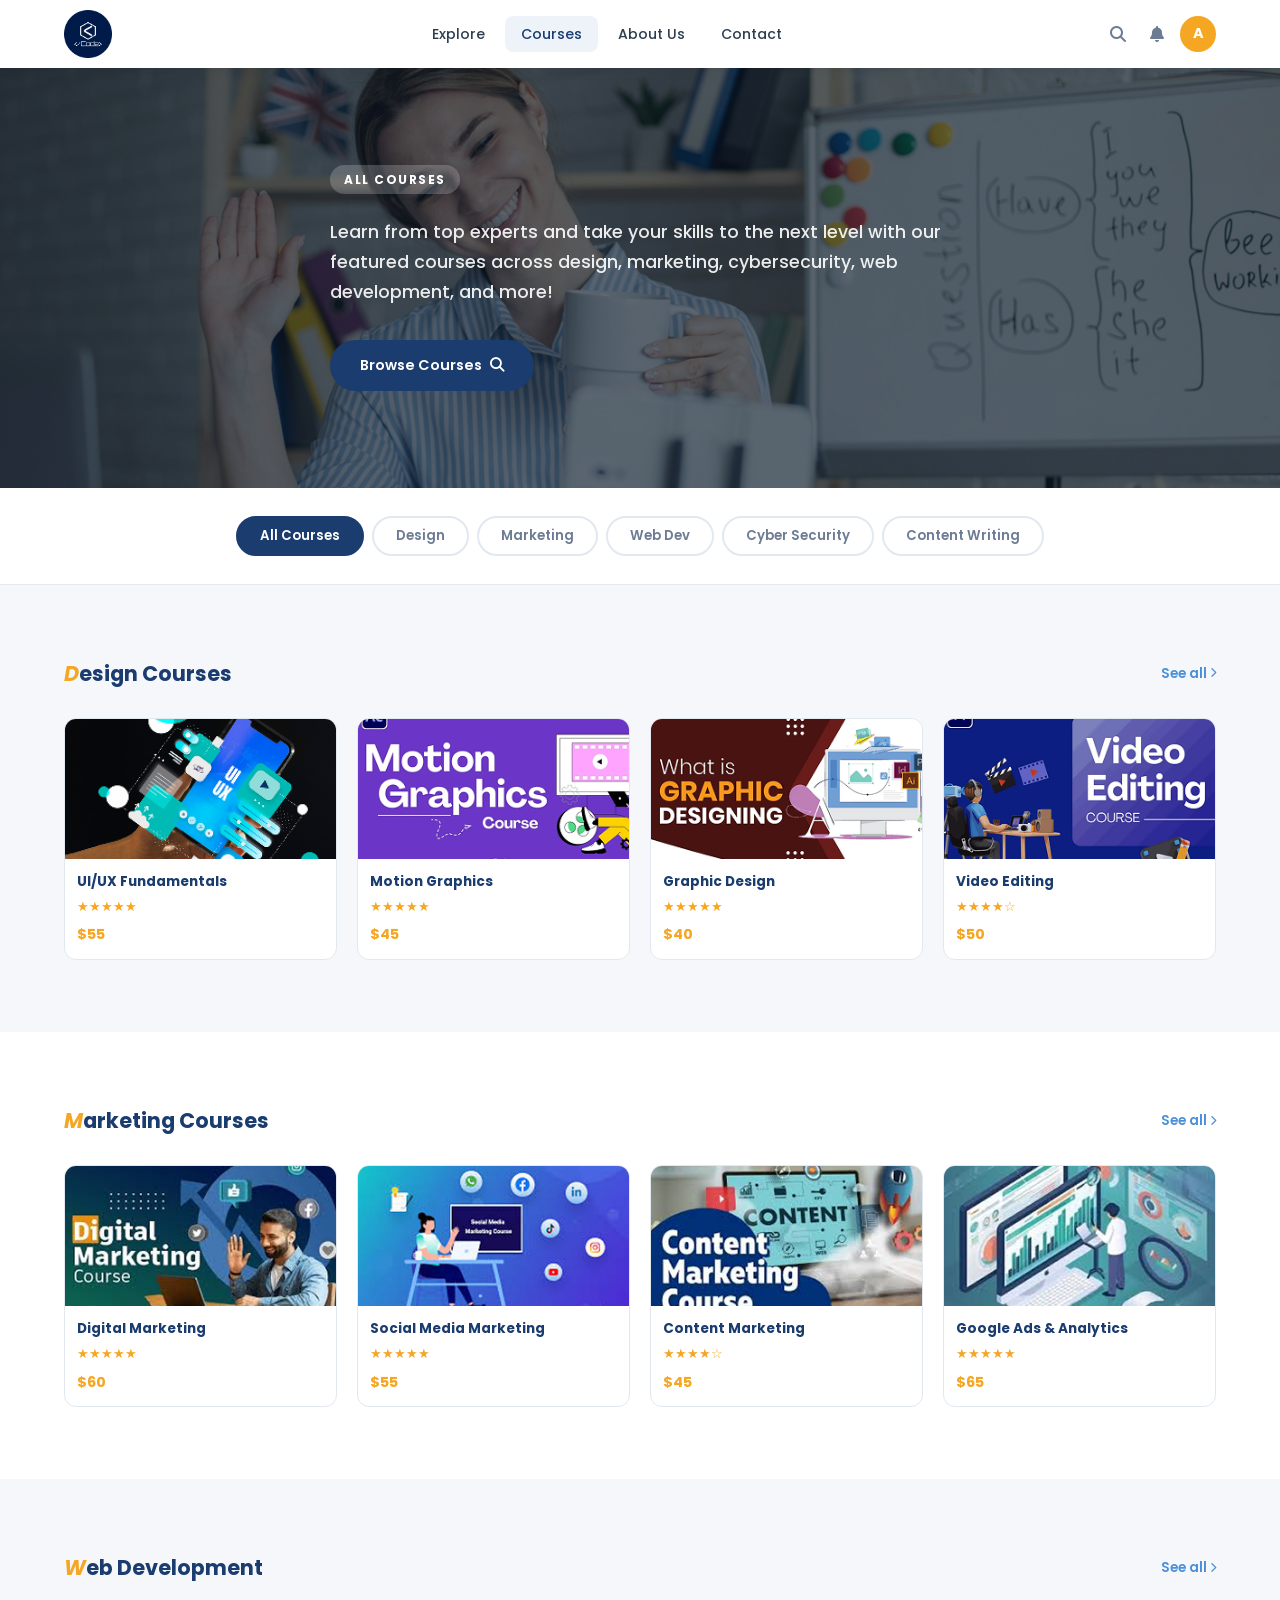
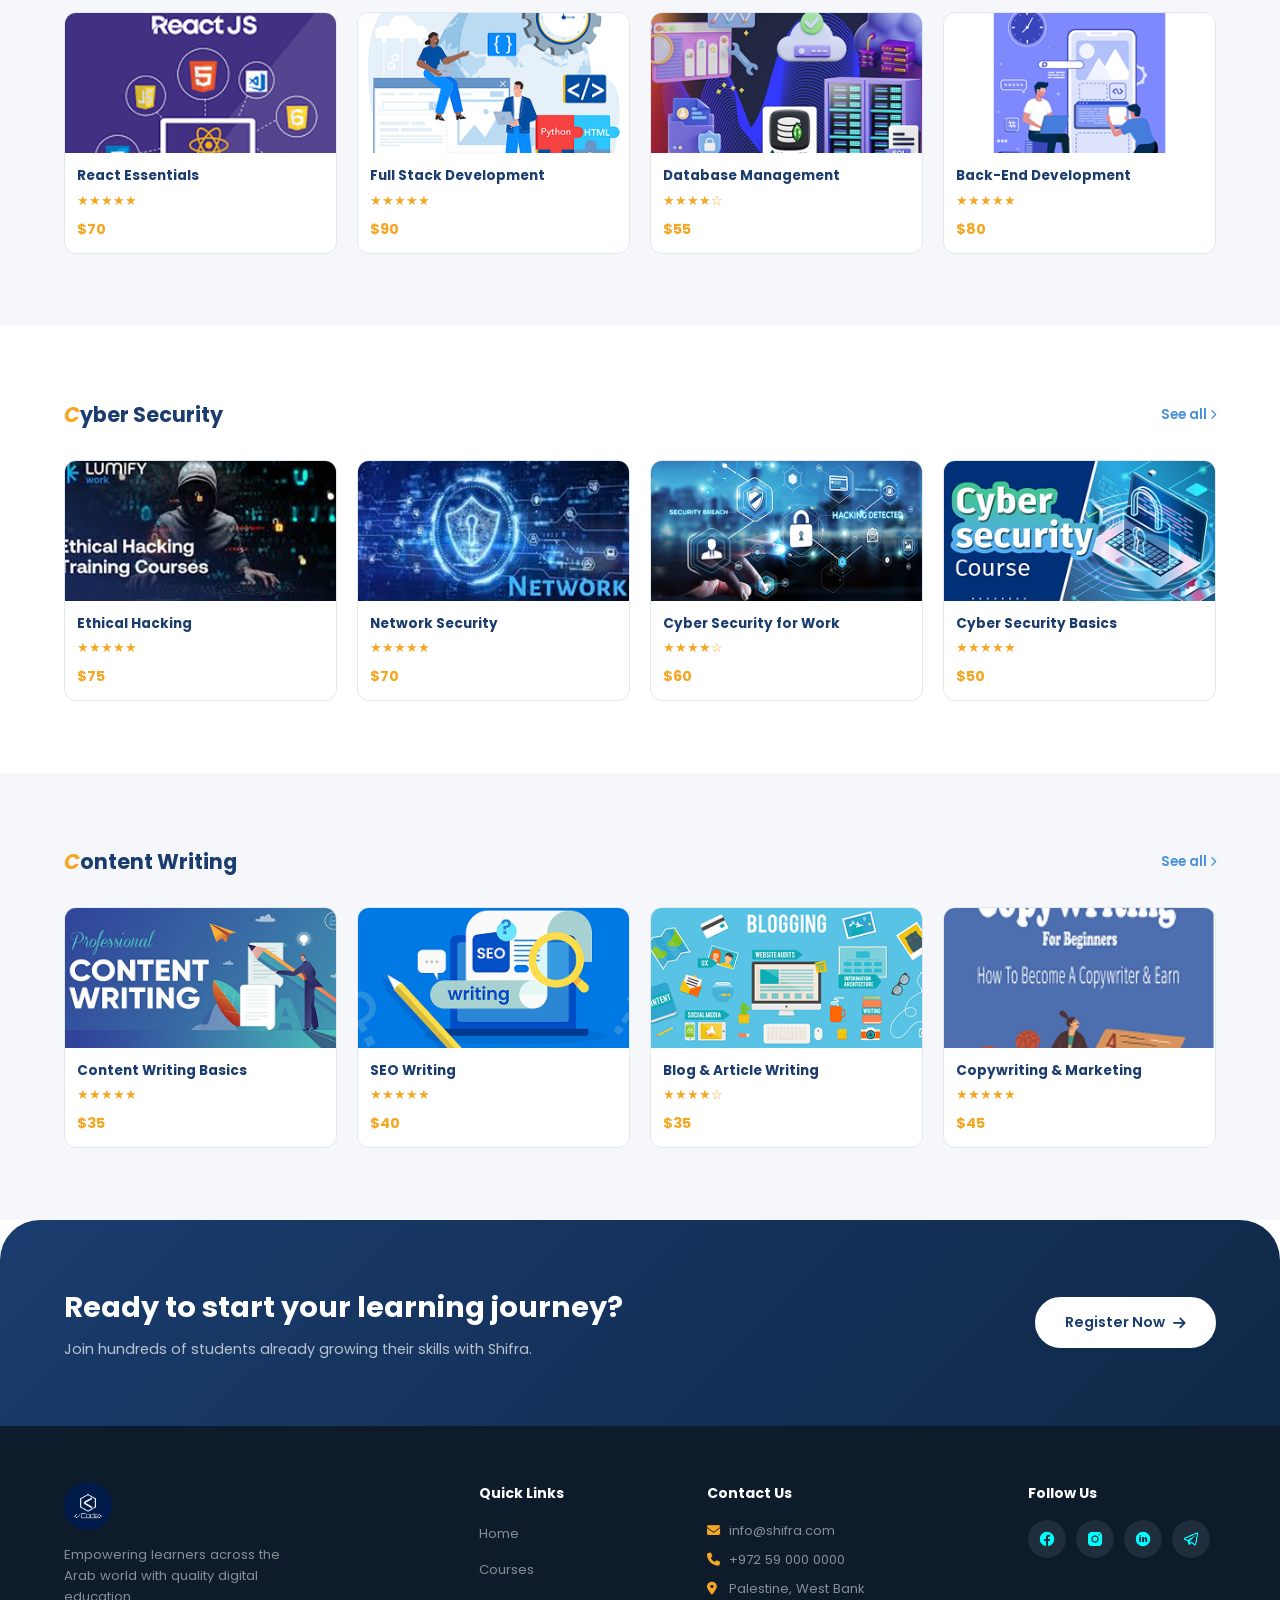
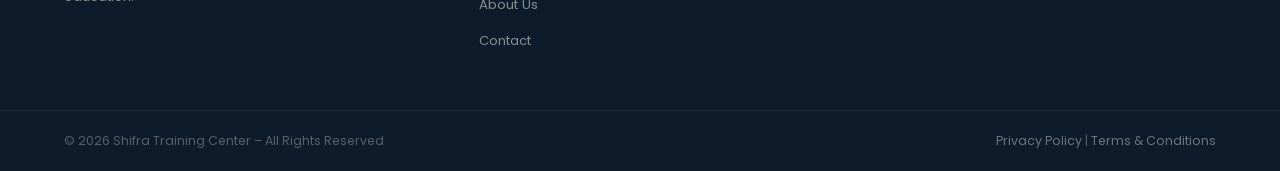
<file: courses.html>
<!DOCTYPE html>
<html lang="en" dir="ltr">
<head>
  <meta charset="UTF-8" />
  <meta name="viewport" content="width=device-width, initial-scale=1.0" />
  <title>Courses – Shifra</title>
  <link rel="stylesheet" href="style.css" />
  <link href="https://fonts.googleapis.com/css2?family=Poppins:wght@300;400;500;600;700;800&display=swap" rel="stylesheet"/>
  <link rel="stylesheet" href="https://cdnjs.cloudflare.com/ajax/libs/font-awesome/6.5.0/css/all.min.css"/>
</head>
<body>

  <!-- NAVBAR -->
  <nav class="navbar" id="navbar">
    <div class="container nav-inner">
      <a href="index.html" class="logo">
        <img src="images/logo.png" alt="Shifra Logo" class="logo-icon"/>
      </a>
      <ul class="nav-links" id="navLinks">
        <li><a href="index.html" class="nav-link">Explore</a></li>
        <li><a href="courses.html" class="nav-link active">Courses</a></li>
        <li><a href="about.html" class="nav-link">About Us</a></li>
        <li><a href="contact.html" class="nav-link">Contact</a></li>
      </ul>
      <div class="nav-actions">
        <button class="icon-btn" aria-label="Search"><i class="fa-solid fa-magnifying-glass"></i></button>
        <button class="icon-btn" aria-label="Notifications"><i class="fa-solid fa-bell"></i></button>
        <div class="avatar-btn" title="Profile">A</div>
      </div>
      <button class="hamburger" id="hamburger" aria-label="Toggle menu">
        <span></span><span></span><span></span>
      </button>
    </div>
  </nav>

  <!-- COURSES HERO BANNER -->
  <section class="courses-hero">
    <div class="courses-hero-overlay"></div>
    <img src="images/feature2.png" alt="Courses Banner" class="courses-hero-img"/>
    <div class="container courses-hero-content">
      <span class="section-badge light">All Courses</span>
      <p class="courses-hero-text">Learn from top experts and take your skills to the next level with our featured courses across design, marketing, cybersecurity, web development, and more!</p>
      <a href="#all-courses" class="btn btn-primary courses-search-btn">
        Browse Courses <i class="fa-solid fa-magnifying-glass"></i>
      </a>
    </div>
  </section>

  <!-- CATEGORY FILTER TABS -->
  <section class="filter-tabs" id="all-courses">
    <div class="container">
      <div class="tabs-wrapper">
        <button class="tab-btn active" data-cat="all">All Courses</button>
        <button class="tab-btn" data-cat="design">Design</button>
        <button class="tab-btn" data-cat="marketing">Marketing</button>
        <button class="tab-btn" data-cat="webdev">Web Dev</button>
        <button class="tab-btn" data-cat="cybersec">Cyber Security</button>
        <button class="tab-btn" data-cat="content">Content Writing</button>
      </div>
    </div>
  </section>

  <!-- DESIGN COURSES -->
  <section class="section cat-section" data-cat="design">
    <div class="container">
      <div class="cat-header">
        <h2 class="cat-title"><em>D</em>esign Courses</h2>
        <a href="#" class="see-all">See all <i class="fa-solid fa-chevron-right fa-xs"></i></a>
      </div>
      <div class="courses-row">
        <div class="course-tile">
          <img src="images/ux-design.png" alt="UI/UX Fundamentals"/>
          <div class="tile-info">
            <h4>UI/UX Fundamentals</h4>
            <div class="tile-stars">★★★★★</div>
            <span class="tile-price">$55</span>
          </div>
        </div>
        <div class="course-tile">
          <img src="images/img2.png" alt="Motion Graphics"/>
          <div class="tile-info">
            <h4>Motion Graphics</h4>
            <div class="tile-stars">★★★★★</div>
            <span class="tile-price">$45</span>
          </div>
        </div>
        <div class="course-tile">
          <img src="images/img3.png" alt="Graphic Design"/>
          <div class="tile-info">
            <h4>Graphic Design</h4>
            <div class="tile-stars">★★★★★</div>
            <span class="tile-price">$40</span>
          </div>
        </div>
        <div class="course-tile">
          <img src="images/img4.png" alt="Video Editing"/>
          <div class="tile-info">
            <h4>Video Editing</h4>
            <div class="tile-stars">★★★★☆</div>
            <span class="tile-price">$50</span>
          </div>
        </div>
      </div>
    </div>
  </section>

  <!-- MARKETING COURSES -->
  <section class="section cat-section" data-cat="marketing">
    <div class="container">
      <div class="cat-header">
        <h2 class="cat-title"><em>M</em>arketing Courses</h2>
        <a href="#" class="see-all">See all <i class="fa-solid fa-chevron-right fa-xs"></i></a>
      </div>
      <div class="courses-row">
        <div class="course-tile">
          <img src="images/img5.png" alt="Digital Marketing"/>
          <div class="tile-info">
            <h4>Digital Marketing</h4>
            <div class="tile-stars">★★★★★</div>
            <span class="tile-price">$60</span>
          </div>
        </div>
        <div class="course-tile">
          <img src="images/img6.png" alt="Social Media Marketing"/>
          <div class="tile-info">
            <h4>Social Media Marketing</h4>
            <div class="tile-stars">★★★★★</div>
            <span class="tile-price">$55</span>
          </div>
        </div>
        <div class="course-tile">
          <img src="images/img7.png" alt="Content Marketing"/>
          <div class="tile-info">
            <h4>Content Marketing</h4>
            <div class="tile-stars">★★★★☆</div>
            <span class="tile-price">$45</span>
          </div>
        </div>
        <div class="course-tile">
          <img src="images/img8.png" alt="Google Ads & Analytics"/>
          <div class="tile-info">
            <h4>Google Ads &amp; Analytics</h4>
            <div class="tile-stars">★★★★★</div>
            <span class="tile-price">$65</span>
          </div>
        </div>
      </div>
    </div>
  </section>

  <!-- WEB DEVELOPMENT COURSES -->
  <section class="section cat-section" data-cat="webdev">
    <div class="container">
      <div class="cat-header">
        <h2 class="cat-title"><em>W</em>eb Development</h2>
        <a href="#" class="see-all">See all <i class="fa-solid fa-chevron-right fa-xs"></i></a>
      </div>
      <div class="courses-row">
        <div class="course-tile">
          <img src="images/img9.png" alt="React Essential"/>
          <div class="tile-info">
            <h4>React Essentials</h4>
            <div class="tile-stars">★★★★★</div>
            <span class="tile-price">$70</span>
          </div>
        </div>
        <div class="course-tile">
          <img src="images/img11.png" alt="Full Stack Development"/>
          <div class="tile-info">
            <h4>Full Stack Development</h4>
            <div class="tile-stars">★★★★★</div>
            <span class="tile-price">$90</span>
          </div>
        </div>
        <div class="course-tile">
          <img src="images/img12.png" alt="Database Management"/>
          <div class="tile-info">
            <h4>Database Management</h4>
            <div class="tile-stars">★★★★☆</div>
            <span class="tile-price">$55</span>
          </div>
        </div>
        <div class="course-tile">
          <img src="images/img14.png" alt="Back-End Development"/>
          <div class="tile-info">
            <h4>Back-End Development</h4>
            <div class="tile-stars">★★★★★</div>
            <span class="tile-price">$80</span>
          </div>
        </div>
      </div>
    </div>
  </section>

  <!-- CYBER SECURITY COURSES -->
  <section class="section cat-section" data-cat="cybersec">
    <div class="container">
      <div class="cat-header">
        <h2 class="cat-title"><em>C</em>yber Security</h2>
        <a href="#" class="see-all">See all <i class="fa-solid fa-chevron-right fa-xs"></i></a>
      </div>
      <div class="courses-row">
        <div class="course-tile">
          <img src="images/img16.png" alt="Ethical Hacking"/>
          <div class="tile-info">
            <h4>Ethical Hacking</h4>
            <div class="tile-stars">★★★★★</div>
            <span class="tile-price">$75</span>
          </div>
        </div>
        <div class="course-tile">
          <img src="images/img18.png" alt="Network Security"/>
          <div class="tile-info">
            <h4>Network Security</h4>
            <div class="tile-stars">★★★★★</div>
            <span class="tile-price">$70</span>
          </div>
        </div>
        <div class="course-tile">
          <img src="images/img17.png" alt="Cyber Security for Work"/>
          <div class="tile-info">
            <h4>Cyber Security for Work</h4>
            <div class="tile-stars">★★★★☆</div>
            <span class="tile-price">$60</span>
          </div>
        </div>
        <div class="course-tile">
          <img src="images/img15.png" alt="Cyber Security Basics"/>
          <div class="tile-info">
            <h4>Cyber Security Basics</h4>
            <div class="tile-stars">★★★★★</div>
            <span class="tile-price">$50</span>
          </div>
        </div>
      </div>
    </div>
  </section>

  <!-- CONTENT WRITING COURSES -->
  <section class="section cat-section" data-cat="content">
    <div class="container">
      <div class="cat-header">
        <h2 class="cat-title"><em>C</em>ontent Writing</h2>
        <a href="#" class="see-all">See all <i class="fa-solid fa-chevron-right fa-xs"></i></a>
      </div>
      <div class="courses-row">
        <div class="course-tile">
          <img src="images/img19.png" alt="Content Writing Basics"/>
          <div class="tile-info">
            <h4>Content Writing Basics</h4>
            <div class="tile-stars">★★★★★</div>
            <span class="tile-price">$35</span>
          </div>
        </div>
        <div class="course-tile">
          <img src="images/img20.png" alt="SEO Writing"/>
          <div class="tile-info">
            <h4>SEO Writing</h4>
            <div class="tile-stars">★★★★★</div>
            <span class="tile-price">$40</span>
          </div>
        </div>
        <div class="course-tile">
          <img src="images/img21.png" alt="Blog & Article Writing"/>
          <div class="tile-info">
            <h4>Blog &amp; Article Writing</h4>
            <div class="tile-stars">★★★★☆</div>
            <span class="tile-price">$35</span>
          </div>
        </div>
        <div class="course-tile">
          <img src="images/img22.png" alt="Copywriting & Marketing"/>
          <div class="tile-info">
            <h4>Copywriting &amp; Marketing</h4>
            <div class="tile-stars">★★★★★</div>
            <span class="tile-price">$45</span>
          </div>
        </div>
      </div>
    </div>
  </section>

  <!-- CTA BANNER -->
  <section class="cta-banner">
    <div class="container cta-inner">
      <div class="cta-text">
        <h2>Ready to start your learning journey?</h2>
        <p>Join hundreds of students already growing their skills with Shifra.</p>
      </div>
      <a href="contact.html" class="btn btn-white">Register Now <i class="fa-solid fa-arrow-right"></i></a>
    </div>
  </section>

  <!-- FOOTER -->
  <footer class="footer">
    <div class="container footer-inner">
      <div class="footer-brand">
        <img src="images/logo.png" alt="Shifra Logo" class="footer-logo"/>
        <p>Empowering learners across the Arab world with quality digital education.</p>
      </div>
      <div class="footer-links">
        <h4>Quick Links</h4>
        <ul>
          <li><a href="index.html">Home</a></li>
          <li><a href="courses.html">Courses</a></li>
          <li><a href="about.html">About Us</a></li>
          <li><a href="contact.html">Contact</a></li>
        </ul>
      </div>
      <div class="footer-contact">
        <h4>Contact Us</h4>
        <p><i class="fa-solid fa-envelope"></i> info@shifra.com</p>
        <p><i class="fa-solid fa-phone"></i> +972 59 000 0000</p>
        <p><i class="fa-solid fa-location-dot"></i> Palestine, West Bank</p>
      </div>
      <div class="footer-social-col">
        <h4>Follow Us</h4>
        <div class="social-links">
          <a href="#" aria-label="Facebook"><img src="images/facebook.png" alt="Facebook"/></a>
          <a href="#" aria-label="Instagram"><img src="images/instagram.png" alt="Instagram"/></a>
          <a href="#" aria-label="LinkedIn"><img src="images/linkedin.png" alt="LinkedIn"/></a>
          <a href="#" aria-label="Telegram"><img src="images/telegram.png" alt="Telegram"/></a>
        </div>
      </div>
    </div>
    <div class="footer-bottom">
      <div class="container footer-bottom-inner">
        <p>&copy; 2026 Shifra Training Center – All Rights Reserved</p>
        <p><a href="#">Privacy Policy</a> | <a href="#">Terms &amp; Conditions</a></p>
      </div>
    </div>
  </footer>

  <script src="main.js"></script>
</body>
</html>
</file>
<file: style.css>
/* ============================================================
   SHIFRA TRAINING CENTER — style.css (v2 — Improved)
   ============================================================ */

/* ---- CSS Variables ---- */
:root {
  --primary:    #1A3C6E;
  --accent:     #F5A623;
  --accent2:    #4A90D9;
  --dark:       #0D1B2A;
  --light-bg:   #F5F7FA;
  --white:      #FFFFFF;
  --text:       #2C3E50;
  --muted:      #6B7C93;
  --border:     #E2E8F0;
  --card-shadow: 0 4px 24px rgba(26,60,110,0.10);
  --card-shadow-hover: 0 12px 40px rgba(26,60,110,0.18);
  --radius:     12px;
  --radius-sm:  8px;
  --transition: 0.25s ease;
  --font:       'Poppins', sans-serif;
}

/* ---- Reset & Base ---- */
*, *::before, *::after { box-sizing: border-box; margin: 0; padding: 0; }
html { scroll-behavior: smooth; }
body {
  font-family: var(--font);
  color: var(--text);
  background: var(--white);
  line-height: 1.6;
  overflow-x: hidden;
}
img { max-width: 100%; height: auto; display: block; }
a { text-decoration: none; color: inherit; }
ul { list-style: none; }

/* ---- Container ---- */
.container {
  max-width: 1200px;
  margin: 0 auto;
  padding: 0 24px;
}

/* ---- Section ---- */
.section { padding: 72px 0; }
.section-badge {
  display: inline-block;
  font-size: 0.75rem;
  font-weight: 700;
  letter-spacing: 1.5px;
  text-transform: uppercase;
  color: var(--accent);
  background: rgba(245,166,35,0.1);
  padding: 5px 14px;
  border-radius: 50px;
  margin-bottom: 12px;
}
.section-badge.light {
  color: var(--white);
  background: rgba(255,255,255,0.2);
}
.section-title {
  font-size: clamp(1.5rem, 3vw, 2rem);
  font-weight: 700;
  color: var(--primary);
  text-align: center;
  margin-bottom: 8px;
}
.section-subtitle {
  font-size: 0.95rem;
  color: var(--muted);
  text-align: center;
  margin-bottom: 48px;
}
.section-cta {
  text-align: center;
  margin-top: 40px;
}

/* ============================================================
   NAVBAR
   ============================================================ */
.navbar {
  position: sticky;
  top: 0;
  z-index: 1000;
  background: var(--white);
  box-shadow: 0 2px 12px rgba(0,0,0,0.07);
  transition: box-shadow var(--transition);
}
.navbar.scrolled { box-shadow: 0 4px 24px rgba(26,60,110,0.13); }

.nav-inner {
  display: flex;
  align-items: center;
  justify-content: space-between;
  height: 68px;
  gap: 24px;
}

/* Logo */
.logo {
  display: flex;
  align-items: center;
  gap: 8px;
  font-size: 1.4rem;
  font-weight: 800;
  color: var(--primary);
}
.logo-icon {
  width: 48px;
  height: 48px;
  object-fit: contain;
}

/* Nav links */
.nav-links {
  display: flex;
  align-items: center;
  gap: 4px;
  flex: 1;
  justify-content: center;
}
.nav-link {
  font-size: 0.88rem;
  font-weight: 500;
  color: var(--text);
  padding: 8px 16px;
  border-radius: var(--radius-sm);
  transition: background var(--transition), color var(--transition);
}
.nav-link:hover, .nav-link.active {
  background: #EEF3FA;
  color: var(--primary);
}

/* Nav actions */
.nav-actions {
  display: flex;
  align-items: center;
  gap: 8px;
}
.icon-btn {
  background: none;
  border: none;
  cursor: pointer;
  padding: 8px;
  border-radius: 8px;
  color: var(--muted);
  font-size: 1rem;
  transition: background var(--transition), color var(--transition);
  display: flex;
  align-items: center;
}
.icon-btn:hover { background: var(--light-bg); color: var(--primary); }

.avatar-btn {
  width: 36px;
  height: 36px;
  border-radius: 50%;
  background: var(--accent);
  color: var(--white);
  font-weight: 700;
  font-size: 0.9rem;
  display: flex;
  align-items: center;
  justify-content: center;
  cursor: pointer;
  transition: transform var(--transition);
}
.avatar-btn:hover { transform: scale(1.08); }

/* Hamburger */
.hamburger {
  display: none;
  flex-direction: column;
  gap: 5px;
  background: none;
  border: none;
  cursor: pointer;
  padding: 4px;
}
.hamburger span {
  display: block;
  width: 24px;
  height: 2px;
  background: var(--primary);
  border-radius: 2px;
  transition: transform var(--transition), opacity var(--transition);
}
.hamburger.open span:nth-child(1) { transform: translateY(7px) rotate(45deg); }
.hamburger.open span:nth-child(2) { opacity: 0; }
.hamburger.open span:nth-child(3) { transform: translateY(-7px) rotate(-45deg); }

/* ============================================================
   BUTTONS
   ============================================================ */
.btn {
  display: inline-flex;
  align-items: center;
  gap: 8px;
  font-family: var(--font);
  font-size: 0.9rem;
  font-weight: 600;
  padding: 12px 28px;
  border-radius: 50px;
  cursor: pointer;
  transition: all var(--transition);
  border: 2px solid transparent;
}
.btn-primary {
  background: var(--primary);
  color: var(--white);
  border-color: var(--primary);
}
.btn-primary:hover {
  background: #142d54;
  border-color: #142d54;
  transform: translateY(-2px);
  box-shadow: 0 8px 24px rgba(26,60,110,0.25);
}
.btn-ghost {
  background: transparent;
  color: var(--primary);
  border-color: var(--primary);
}
.btn-ghost:hover {
  background: var(--primary);
  color: var(--white);
  transform: translateY(-2px);
}
.btn-white {
  background: var(--white);
  color: var(--primary);
  border-color: var(--white);
}
.btn-white:hover {
  background: transparent;
  color: var(--white);
  border-color: var(--white);
  transform: translateY(-2px);
}
.btn-outline-sm {
  background: transparent;
  color: var(--primary);
  border-color: var(--primary);
  font-size: 0.82rem;
  padding: 8px 20px;
}
.btn-outline-sm:hover {
  background: var(--primary);
  color: var(--white);
}
.btn-full { width: 100%; justify-content: center; }

/* ============================================================
   HERO SECTION
   ============================================================ */
.hero {
  background: linear-gradient(135deg, #d0daec 0%, #F5F7FA 100%);
  padding: 80px 0 60px;
  overflow: hidden;
}
.hero-inner {
  display: flex;
  align-items: center;
  gap: 48px;
}
.hero-content { flex: 1; }
.hero-badge {
  display: inline-flex;
  align-items: center;
  gap: 6px;
  font-size: 0.78rem;
  font-weight: 600;
  color: var(--accent);
  background: rgba(245,166,35,0.12);
  padding: 6px 14px;
  border-radius: 50px;
  margin-bottom: 20px;
  letter-spacing: 0.3px;
}
.hero-title {
  font-size: clamp(1.8rem, 3.5vw, 2.8rem);
  color: var(--primary);
  line-height: 1.25;
  margin-bottom: 20px;
  font-weight: 800;
}
.brand-f { color: var(--accent); }
.hero-desc {
  font-size: 0.95rem;
  color: var(--muted);
  max-width: 480px;
  margin-bottom: 32px;
  line-height: 1.7;
}
.hero-btns {
  display: flex;
  gap: 12px;
  flex-wrap: wrap;
  margin-bottom: 36px;
}
.hero-stats {
  display: flex;
  align-items: center;
  gap: 20px;
}
.hero-stat { text-align: center; }
.hero-stat strong { display: block; font-size: 1.4rem; font-weight: 800; color: var(--primary); line-height: 1; }
.hero-stat span { font-size: 0.78rem; color: var(--muted); }
.hero-stat-divider { width: 1px; height: 36px; background: var(--border); }
.hero-image {
  flex: 1;
  display: flex;
  justify-content: center;
}
.hero-image img {
  max-height: 460px;
  border-radius: 24px;
  box-shadow: var(--card-shadow);
  animation: float 4s ease-in-out infinite;
}
@keyframes float {
  0%, 100% { transform: translateY(0); }
  50%       { transform: translateY(-12px); }
}

/* ============================================================
   OFFERS SECTION
   ============================================================ */
.offers-grid {
  display: grid;
  grid-template-columns: repeat(4, 1fr);
  gap: 24px;
  margin-top: 48px;
}
.offer-card {
  background: var(--white);
  border: 1px solid var(--border);
  border-radius: var(--radius);
  padding: 28px 20px;
  text-align: center;
  transition: all var(--transition);
  cursor: default;
}
.offer-card:hover {
  border-color: var(--primary);
  box-shadow: var(--card-shadow);
  transform: translateY(-4px);
}
.offer-icon {
  width: 56px; height: 56px;
  border-radius: 50%;
  display: flex;
  align-items: center;
  justify-content: center;
  font-size: 1.4rem;
  margin: 0 auto 16px;
}
.offer-icon.online   { background: #EEF3FA; color: var(--primary); }
.offer-icon.trainer  { background: #FFF3E0; color: #E67E22; }
.offer-icon.lifetime { background: #E8F5E9; color: #27AE60; }
.offer-icon.cert     { background: #FCE4EC; color: #E91E63; }
.offer-card h3 { font-size: 0.95rem; font-weight: 700; margin-bottom: 8px; color: var(--primary); }
.offer-card p  { font-size: 0.82rem; color: var(--muted); line-height: 1.6; }

/* ============================================================
   FEATURED COURSES
   ============================================================ */
.featured-courses { background: var(--light-bg); }
.courses-grid {
  display: grid;
  grid-template-columns: repeat(4, 1fr);
  gap: 24px;
  margin-top: 48px;
}
.course-card {
  background: var(--white);
  border-radius: var(--radius);
  overflow: hidden;
  box-shadow: var(--card-shadow);
  transition: transform var(--transition), box-shadow var(--transition);
  display: flex;
  flex-direction: column;
}
.course-card:hover {
  transform: translateY(-6px);
  box-shadow: var(--card-shadow-hover);
}
.course-thumb { height: 180px; overflow: hidden; position: relative; }
.course-thumb img { width: 100%; height: 100%; object-fit: cover; transition: transform 0.4s; }
.course-card:hover .course-thumb img { transform: scale(1.05); }
.course-badge {
  position: absolute;
  top: 10px; right: 10px;
  font-size: 0.65rem;
  font-weight: 700;
  background: var(--accent);
  color: var(--white);
  padding: 3px 10px;
  border-radius: 50px;
  text-transform: uppercase;
  letter-spacing: 0.5px;
}
.course-badge.new { background: #27AE60; }
.course-info { padding: 20px; flex: 1; display: flex; flex-direction: column; }
.course-tag {
  display: inline-block;
  font-size: 0.7rem;
  font-weight: 600;
  background: #EEF3FA;
  color: var(--primary);
  padding: 3px 10px;
  border-radius: 50px;
  margin-bottom: 8px;
  text-transform: uppercase;
  letter-spacing: 0.5px;
}
.course-info h3 { font-size: 0.95rem; font-weight: 700; color: var(--primary); margin-bottom: 8px; }
.course-info p  { font-size: 0.8rem; color: var(--muted); margin-bottom: 16px; line-height: 1.5; flex: 1; }
.course-footer {
  display: flex;
  align-items: center;
  justify-content: space-between;
  margin-top: auto;
}
.course-price {
  font-size: 1.1rem;
  font-weight: 800;
  color: var(--accent);
}

/* ============================================================
   WHY CHOOSE SHIFRA
   ============================================================ */
.why-grid {
  display: grid;
  grid-template-columns: repeat(3, 1fr);
  gap: 24px;
  margin-top: 48px;
}
.why-card {
  position: relative;
  border-radius: var(--radius);
  overflow: hidden;
  background: var(--light-bg);
  transition: transform var(--transition), box-shadow var(--transition);
}
.why-card:hover { transform: translateY(-4px); box-shadow: var(--card-shadow); }
.why-img {
  width: 100%;
  height: 200px;
  object-fit: contain;
  background: var(--light-bg);
  padding: 24px;
}
.why-badge {
  position: absolute;
  bottom: 12px;
  left: 50%;
  transform: translateX(-50%);
  font-size: 0.82rem;
  font-weight: 600;
  padding: 8px 20px;
  border-radius: 50px;
  white-space: nowrap;
  box-shadow: 0 4px 12px rgba(0,0,0,0.1);
  display: flex;
  align-items: center;
  gap: 6px;
}
.why-badge.yellow { background: #FFF3CD; color: #856404; }
.why-badge.blue   { background: #D0E8F8; color: #0A58A5; }
.why-badge.green  { background: #D4EDDA; color: #155724; }

/* ============================================================
   TESTIMONIALS
   ============================================================ */
.testimonials { background: var(--light-bg); }
.testimonials-grid {
  display: grid;
  grid-template-columns: repeat(5, 1fr);
  gap: 20px;
  margin-top: 48px;
}
.testimonial-card {
  background: var(--white);
  border-radius: var(--radius);
  padding: 24px 16px;
  text-align: center;
  box-shadow: var(--card-shadow);
  transition: transform var(--transition);
}
.testimonial-card:hover { transform: translateY(-4px); }
.testimonial-avatar {
  width: 56px; height: 56px;
  border-radius: 50%;
  object-fit: cover;
  margin: 0 auto 12px;
  border: 3px solid var(--accent);
}
.stars { color: #F5A623; font-size: 0.85rem; margin-bottom: 10px; }
.stars.small { font-size: 0.75rem; }
.testimonial-card p { font-size: 0.78rem; color: var(--muted); line-height: 1.6; margin-bottom: 12px; }
.reviewer-name { font-size: 0.8rem; font-weight: 700; color: var(--primary); }

/* ============================================================
   CTA BANNER
   ============================================================ */
.cta-banner {
  background: linear-gradient(135deg, var(--primary) 0%, #0f2847 100%);
  padding: 64px 0;
  border-radius: 40px 40px 0 0;
}
.cta-inner {
  display: flex;
  align-items: center;
  justify-content: space-between;
  gap: 40px;
  flex-wrap: wrap;
}
.cta-text h2 {
  font-size: clamp(1.3rem, 3vw, 1.8rem);
  color: var(--white);
  font-weight: 700;
  margin-bottom: 8px;
}
.cta-text p {
  font-size: 0.9rem;
  color: rgba(255,255,255,0.7);
}

/* ============================================================
   FOOTER
   ============================================================ */
.footer { background: var(--dark); padding: 56px 0 0; }
.footer-inner {
  display: grid;
  grid-template-columns: 2fr 1fr 1.5fr 1fr;
  gap: 40px;
  padding-bottom: 48px;
}
.footer-logo {
  width: 48px;
  margin-bottom: 14px;
}
.footer-brand p {
  font-size: 0.82rem;
  color: rgba(255,255,255,0.5);
  line-height: 1.6;
  max-width: 220px;
}
.footer-links h4, .footer-contact h4, .footer-social-col h4 {
  font-size: 0.88rem;
  font-weight: 700;
  color: var(--white);
  margin-bottom: 16px;
}
.footer-links ul li { margin-bottom: 10px; }
.footer-links ul li a {
  font-size: 0.82rem;
  color: rgba(255,255,255,0.5);
  transition: color var(--transition);
}
.footer-links ul li a:hover { color: var(--accent); }
.footer-contact p {
  font-size: 0.82rem;
  color: rgba(255,255,255,0.5);
  margin-bottom: 8px;
  display: flex;
  align-items: center;
  gap: 8px;
}
.footer-contact p i { color: var(--accent); width: 14px; }
.social-links {
  display: flex;
  gap: 10px;
  flex-wrap: wrap;
}
.social-links a {
  width: 38px; height: 38px;
  border-radius: 50%;
  background: rgba(255,255,255,0.08);
  display: flex;
  align-items: center;
  justify-content: center;
  transition: background var(--transition), transform var(--transition);
}
.social-links a:hover { background: var(--accent); transform: translateY(-3px); }
.social-links img { width: 18px; height: 18px; filter: brightness(10); }
.footer-bottom {
  border-top: 1px solid rgba(255,255,255,0.08);
  padding: 20px 0;
}
.footer-bottom-inner {
  display: flex;
  justify-content: space-between;
  align-items: center;
  flex-wrap: wrap;
  gap: 8px;
}
.footer-bottom p { font-size: 0.78rem; color: rgba(255,255,255,0.3); }
.footer-bottom a { color: rgba(255,255,255,0.4); transition: color var(--transition); }
.footer-bottom a:hover { color: var(--accent); }

/* ============================================================
   COURSES PAGE
   ============================================================ */
.courses-hero {
  position: relative;
  height: 420px;
  overflow: hidden;
}
.courses-hero-img {
  width: 100%;
  height: 100%;
  object-fit: cover;
  object-position: center 20%;
}
.courses-hero-overlay {
  position: absolute;
  inset: 0;
  background: rgba(13, 27, 42, 0.65);
  z-index: 1;
}
.courses-hero-content {
  position: absolute;
  inset: 0;
  z-index: 2;
  display: flex;
  flex-direction: column;
  justify-content: center;
  align-items: flex-start;
  max-width: 700px;
  padding: 0 40px;
}
.courses-hero-text {
  color: rgba(255,255,255,0.9);
  font-size: 1.1rem;
  font-weight: 500;
  line-height: 1.7;
  margin-bottom: 32px;
  margin-top: 12px;
}

/* Filter Tabs */
.filter-tabs { padding: 28px 0; border-bottom: 1px solid var(--border); background: var(--white); }
.tabs-wrapper {
  display: flex;
  gap: 8px;
  flex-wrap: wrap;
  justify-content: center;
}
.tab-btn {
  font-family: var(--font);
  font-size: 0.83rem;
  font-weight: 600;
  padding: 8px 22px;
  border-radius: 50px;
  border: 2px solid var(--border);
  background: var(--white);
  color: var(--muted);
  cursor: pointer;
  transition: all var(--transition);
}
.tab-btn:hover, .tab-btn.active {
  background: var(--primary);
  border-color: var(--primary);
  color: var(--white);
}

/* Category header */
.cat-header {
  display: flex;
  align-items: center;
  justify-content: space-between;
  margin-bottom: 28px;
}
.cat-title {
  font-size: 1.3rem;
  font-weight: 700;
  color: var(--primary);
}
.cat-title em { font-style: italic; color: var(--accent); }
.see-all { font-size: 0.85rem; color: var(--accent2); font-weight: 600; }
.see-all:hover { text-decoration: underline; }

/* Courses row */
.courses-row {
  display: grid;
  grid-template-columns: repeat(4, 1fr);
  gap: 20px;
}
.course-tile {
  background: var(--white);
  border: 1px solid var(--border);
  border-radius: var(--radius);
  overflow: hidden;
  transition: all var(--transition);
  cursor: pointer;
}
.course-tile:hover {
  border-color: var(--accent2);
  box-shadow: var(--card-shadow);
  transform: translateY(-4px);
}
.course-tile img { width: 100%; height: 140px; object-fit: cover; }
.tile-info { padding: 12px; }
.tile-info h4 { font-size: 0.85rem; font-weight: 700; color: var(--primary); margin-bottom: 4px; }
.tile-stars { color: #F5A623; font-size: 0.8rem; margin-bottom: 4px; }
.tile-price { font-size: 0.9rem; font-weight: 700; color: var(--accent); }

/* Alternate section bg */
.cat-section:nth-child(even) { background: var(--light-bg); }

/* ============================================================
   COURSE DETAIL PAGE
   ============================================================ */
.breadcrumb-bar {
  background: var(--light-bg);
  padding: 12px 0;
  font-size: 0.8rem;
  color: var(--muted);
  border-bottom: 1px solid var(--border);
}
.breadcrumb-bar a { color: var(--primary); }
.breadcrumb-bar a:hover { text-decoration: underline; }
.bc-current { color: var(--text); font-weight: 600; }
.breadcrumb-bar .fa-chevron-right { margin: 0 6px; }

.course-detail-inner {
  display: grid;
  grid-template-columns: 1fr 320px;
  gap: 40px;
  align-items: start;
}
.course-detail-thumb {
  border-radius: var(--radius);
  overflow: hidden;
  height: 280px;
  margin-bottom: 28px;
}
.course-detail-thumb img { width: 100%; height: 100%; object-fit: cover; }
.course-detail-title {
  font-size: 1.8rem;
  font-weight: 800;
  color: var(--primary);
  margin-bottom: 12px;
}
.course-detail-desc {
  font-size: 0.92rem;
  color: var(--muted);
  line-height: 1.7;
  margin-bottom: 36px;
}

/* Instructor box */
.instructor-box { margin-bottom: 36px; }
.instructor-box h3 { font-size: 1.1rem; font-weight: 700; color: var(--primary); margin-bottom: 16px; border-bottom: 2px solid var(--border); padding-bottom: 8px; }
.instructor-profile { display: flex; gap: 16px; align-items: flex-start; }
.instructor-avatar { width: 64px; height: 64px; border-radius: 50%; object-fit: cover; flex-shrink: 0; border: 3px solid var(--accent); }
.instructor-role { font-size: 0.78rem; color: var(--muted); margin: 4px 0; }
.instructor-bio  { font-size: 0.8rem; color: var(--text); line-height: 1.6; }

/* About course */
.about-course, .curriculum, .what-learn, .reviews-section { margin-bottom: 36px; }
.about-course h3, .curriculum h3, .what-learn h3, .reviews-section h3 {
  font-size: 1.1rem; font-weight: 700; color: var(--primary);
  margin-bottom: 16px; border-bottom: 2px solid var(--border); padding-bottom: 8px;
}
.about-course p { font-size: 0.88rem; color: var(--muted); line-height: 1.7; }

/* Curriculum */
.curriculum-list li {
  display: flex;
  gap: 12px;
  align-items: center;
  padding: 12px 16px;
  background: var(--light-bg);
  border-radius: var(--radius-sm);
  margin-bottom: 8px;
  font-size: 0.85rem;
  transition: background var(--transition);
}
.curriculum-list li:hover { background: #EEF3FA; }
.cur-num { font-weight: 700; color: var(--primary); min-width: 24px; }
.curriculum-list li span:nth-child(2) { flex: 1; }
.cur-lessons { font-size: 0.75rem; color: var(--muted); white-space: nowrap; }

/* What you'll learn */
.what-learn ul li {
  display: flex;
  gap: 12px;
  align-items: flex-start;
  font-size: 0.87rem;
  margin-bottom: 12px;
}
.what-learn ul li i { color: #27AE60; margin-top: 2px; flex-shrink: 0; }

/* Reviews */
.review-item {
  display: flex;
  gap: 14px;
  padding: 16px;
  background: var(--light-bg);
  border-radius: var(--radius-sm);
  margin-bottom: 12px;
}
.review-avatar { width: 48px; height: 48px; border-radius: 50%; object-fit: cover; flex-shrink: 0; }
.review-item strong { font-size: 0.9rem; display: block; margin-bottom: 2px; }
.review-item p { font-size: 0.82rem; color: var(--muted); margin-top: 4px; }

/* Price card */
.course-price-card { position: sticky; top: 88px; }
.price-card-inner {
  background: var(--white);
  border: 1px solid var(--border);
  border-radius: var(--radius);
  padding: 28px;
  box-shadow: var(--card-shadow);
}
.price-tag {
  text-align: center;
  font-size: 0.82rem;
  color: var(--muted);
  margin-bottom: 20px;
  line-height: 1.4;
}
.price-amount {
  display: block;
  font-size: 2.5rem;
  font-weight: 800;
  color: var(--accent);
  line-height: 1;
  margin-top: 4px;
}
.course-meta-grid {
  display: grid;
  grid-template-columns: repeat(3, 1fr);
  gap: 8px;
  margin-bottom: 20px;
}
.meta-item {
  background: var(--light-bg);
  border-radius: var(--radius-sm);
  padding: 10px 8px;
  text-align: center;
  font-size: 0.72rem;
  color: var(--muted);
}
.meta-item i { color: var(--primary); font-size: 1rem; margin-bottom: 4px; display: block; }
.meta-item strong { color: var(--text); font-size: 0.8rem; }
.instructor-mini {
  display: flex;
  gap: 10px;
  align-items: center;
  padding: 12px;
  background: var(--light-bg);
  border-radius: var(--radius-sm);
  margin-bottom: 20px;
  font-size: 0.78rem;
}
.instr-mini-avatar { width: 40px; height: 40px; border-radius: 50%; object-fit: cover; flex-shrink: 0; }
.course-perks {
  display: flex;
  justify-content: space-between;
  margin-bottom: 20px;
  font-size: 0.75rem;
  color: var(--muted);
}
.course-perks span { display: flex; align-items: center; gap: 4px; }
.course-perks i { color: var(--primary); }

/* ============================================================
   ABOUT PAGE
   ============================================================ */
.about-hero {
  position: relative;
  height: 320px;
  overflow: hidden;
  display: flex;
  align-items: center;
}
.about-hero-img { position: absolute; inset: 0; width: 100%; height: 100%; object-fit: cover; object-position: center 20%; }
.about-hero-overlay {
  position: absolute;
  inset: 0;
  background: rgba(13,27,42,0.6);
  z-index: 1;
}
.about-hero-content {
  position: relative;
  z-index: 2;
  padding: 0 24px;
  max-width: 1200px;
  margin: 0 auto;
  width: 100%;
}
.about-hero-content h1 {
  color: var(--white);
  font-size: clamp(1.8rem, 4vw, 2.5rem);
  font-weight: 800;
  margin: 10px 0 8px;
}
.about-hero-content p {
  color: rgba(255,255,255,0.7);
  font-size: 1rem;
}
.about-content-inner { max-width: 800px; margin: 0 auto; text-align: center; }
.about-desc { font-size: 0.92rem; color: var(--muted); line-height: 1.8; margin-bottom: 48px; }
.mission-vision {
  display: grid;
  grid-template-columns: 1fr 1fr;
  gap: 24px;
  text-align: left;
  margin-top: 8px;
}
.mv-card {
  background: var(--light-bg);
  border-radius: var(--radius);
  padding: 28px;
  border-left: 4px solid var(--accent);
}
.mv-icon {
  width: 44px; height: 44px;
  border-radius: 50%;
  background: rgba(245,166,35,0.1);
  color: var(--accent);
  font-size: 1.1rem;
  display: flex;
  align-items: center;
  justify-content: center;
  margin-bottom: 14px;
}
.mv-card h3 { font-size: 1rem; font-weight: 700; color: var(--primary); margin-bottom: 10px; }
.mv-card p  { font-size: 0.85rem; color: var(--muted); line-height: 1.6; }

/* Team */
.team-section { background: var(--light-bg); }
.team-grid {
  display: grid;
  grid-template-columns: repeat(4, 1fr);
  gap: 24px;
  margin-top: 48px;
}
.team-card {
  background: var(--white);
  border-radius: var(--radius);
  padding: 28px 20px;
  text-align: center;
  box-shadow: var(--card-shadow);
  transition: transform var(--transition), box-shadow var(--transition);
}
.team-card:hover { transform: translateY(-4px); box-shadow: var(--card-shadow-hover); }
.team-avatar {
  width: 80px; height: 80px;
  border-radius: 50%;
  object-fit: cover;
  margin: 0 auto 14px;
  border: 3px solid var(--accent);
}
.team-card strong { display: block; font-size: 0.95rem; color: var(--primary); margin-bottom: 4px; }
.team-role { display: block; font-size: 0.8rem; color: var(--text); margin-bottom: 2px; }
.team-exp  { font-size: 0.75rem; color: var(--muted); }

/* Stats */
.stats-section {
  background: var(--primary);
  padding: 56px 0;
}
.stats-grid {
  display: grid;
  grid-template-columns: repeat(3, 1fr);
  gap: 24px;
  text-align: center;
}
.stat-number {
  display: block;
  font-size: 2.8rem;
  font-weight: 800;
  color: var(--accent);
  line-height: 1;
  margin-bottom: 8px;
}
.stat-label { font-size: 0.95rem; color: rgba(255,255,255,0.8); font-weight: 500; }

/* ============================================================
   CONTACT PAGE
   ============================================================ */
.contact-inner {
  display: grid;
  grid-template-columns: 1fr 1fr;
  gap: 60px;
  align-items: start;
}
.contact-info > p { font-size: 0.9rem; color: var(--muted); line-height: 1.7; margin-bottom: 36px; margin-top: 8px; }
.contact-details { margin-bottom: 32px; }
.contact-item {
  display: flex;
  gap: 16px;
  align-items: flex-start;
  margin-bottom: 20px;
}
.contact-icon {
  width: 44px; height: 44px;
  background: var(--light-bg);
  border-radius: 50%;
  display: flex;
  align-items: center;
  justify-content: center;
  font-size: 1rem;
  color: var(--primary);
  flex-shrink: 0;
}
.contact-item strong { font-size: 0.9rem; color: var(--primary); display: block; margin-bottom: 2px; }
.contact-item p      { font-size: 0.85rem; color: var(--muted); }
.contact-socials { display: flex; gap: 12px; }
.contact-socials a {
  width: 40px; height: 40px;
  background: var(--light-bg);
  border-radius: 50%;
  display: flex;
  align-items: center;
  justify-content: center;
  transition: background var(--transition), transform var(--transition);
}
.contact-socials a:hover { background: var(--primary); transform: translateY(-3px); }
.contact-socials a:hover img { filter: brightness(10); }
.contact-socials img { width: 18px; height: 18px; }

/* Contact form */
.contact-form-wrapper {
  background: var(--light-bg);
  border-radius: var(--radius);
  padding: 36px;
}
.contact-form-wrapper h3 {
  font-size: 1.2rem;
  font-weight: 700;
  color: var(--primary);
  margin-bottom: 24px;
}
.form-row { display: grid; grid-template-columns: 1fr 1fr; gap: 16px; }
.form-group { margin-bottom: 20px; }
.form-group label { display: block; font-size: 0.82rem; font-weight: 600; color: var(--text); margin-bottom: 6px; }
.form-group input,
.form-group textarea {
  width: 100%;
  padding: 12px 16px;
  border: 1px solid var(--border);
  border-radius: var(--radius-sm);
  font-family: var(--font);
  font-size: 0.88rem;
  color: var(--text);
  background: var(--white);
  transition: border-color var(--transition), box-shadow var(--transition);
  outline: none;
}
.form-group input:focus,
.form-group textarea:focus {
  border-color: var(--primary);
  box-shadow: 0 0 0 3px rgba(26,60,110,0.1);
}
.form-group textarea { resize: vertical; }
.form-success {
  margin-top: 16px;
  padding: 12px 16px;
  background: #D4EDDA;
  color: #155724;
  border-radius: var(--radius-sm);
  font-size: 0.88rem;
  display: flex;
  align-items: center;
  gap: 8px;
}

/* ============================================================
   RESPONSIVE
   ============================================================ */
@media (max-width: 1024px) {
  .offers-grid       { grid-template-columns: repeat(2, 1fr); }
  .courses-grid      { grid-template-columns: repeat(2, 1fr); }
  .courses-row       { grid-template-columns: repeat(2, 1fr); }
  .testimonials-grid { grid-template-columns: repeat(3, 1fr); }
  .team-grid         { grid-template-columns: repeat(2, 1fr); }
  .course-detail-inner { grid-template-columns: 1fr; }
  .course-price-card { position: static; }
  .footer-inner      { grid-template-columns: 1fr 1fr; gap: 32px; }
}

@media (max-width: 768px) {
  .nav-links  { display: none; flex-direction: column; position: absolute; top: 68px; left: 0; right: 0; background: var(--white); padding: 16px 24px; box-shadow: 0 8px 24px rgba(0,0,0,0.1); border-top: 1px solid var(--border); }
  .nav-links.open { display: flex; }
  .nav-links li { width: 100%; }
  .nav-link { display: block; padding: 12px 0; border-radius: 0; border-bottom: 1px solid var(--border); }
  .nav-link:last-child { border-bottom: none; }
  .hamburger { display: flex; }
  .nav-actions .icon-btn { display: none; }

  .hero-inner  { flex-direction: column; text-align: center; }
  .hero-content { order: 2; }
  .hero-image   { order: 1; }
  .hero-btns { justify-content: center; }
  .hero-stats { justify-content: center; }
  .hero-desc    { margin: 0 auto 28px; }

  .offers-grid  { grid-template-columns: 1fr 1fr; }
  .courses-grid { grid-template-columns: 1fr; }
  .courses-row  { grid-template-columns: 1fr 1fr; }
  .why-grid     { grid-template-columns: 1fr; }
  .testimonials-grid { grid-template-columns: 1fr 1fr; }
  .team-grid    { grid-template-columns: 1fr 1fr; }
  .stats-grid   { grid-template-columns: 1fr; gap: 32px; }
  .mission-vision { grid-template-columns: 1fr; }
  .contact-inner  { grid-template-columns: 1fr; }
  .form-row       { grid-template-columns: 1fr; }
  .footer-inner   { grid-template-columns: 1fr; }
  .footer-bottom-inner { flex-direction: column; text-align: center; gap: 4px; }
  .cta-inner { flex-direction: column; text-align: center; }

  .section { padding: 48px 0; }
  .courses-hero-content { padding: 0 24px; }
}

@media (max-width: 480px) {
  .offers-grid       { grid-template-columns: 1fr; }
  .courses-row       { grid-template-columns: 1fr; }
  .testimonials-grid { grid-template-columns: 1fr; }
  .team-grid         { grid-template-columns: 1fr; }
  .hero-title        { font-size: 1.6rem; }
  .container         { padding: 0 16px; }
  .course-meta-grid  { grid-template-columns: 1fr; }
  .course-perks      { flex-direction: column; gap: 8px; }
}

/* ============================================================
   UTILITY / ANIMATIONS
   ============================================================ */
.fade-in {
  opacity: 0;
  transform: translateY(24px);
  transition: opacity 0.6s ease, transform 0.6s ease;
}
.fade-in.visible { opacity: 1; transform: none; }

/* Scrollbar */
::-webkit-scrollbar { width: 6px; }
::-webkit-scrollbar-track { background: var(--light-bg); }
::-webkit-scrollbar-thumb { background: var(--primary); border-radius: 3px; }
</file>
